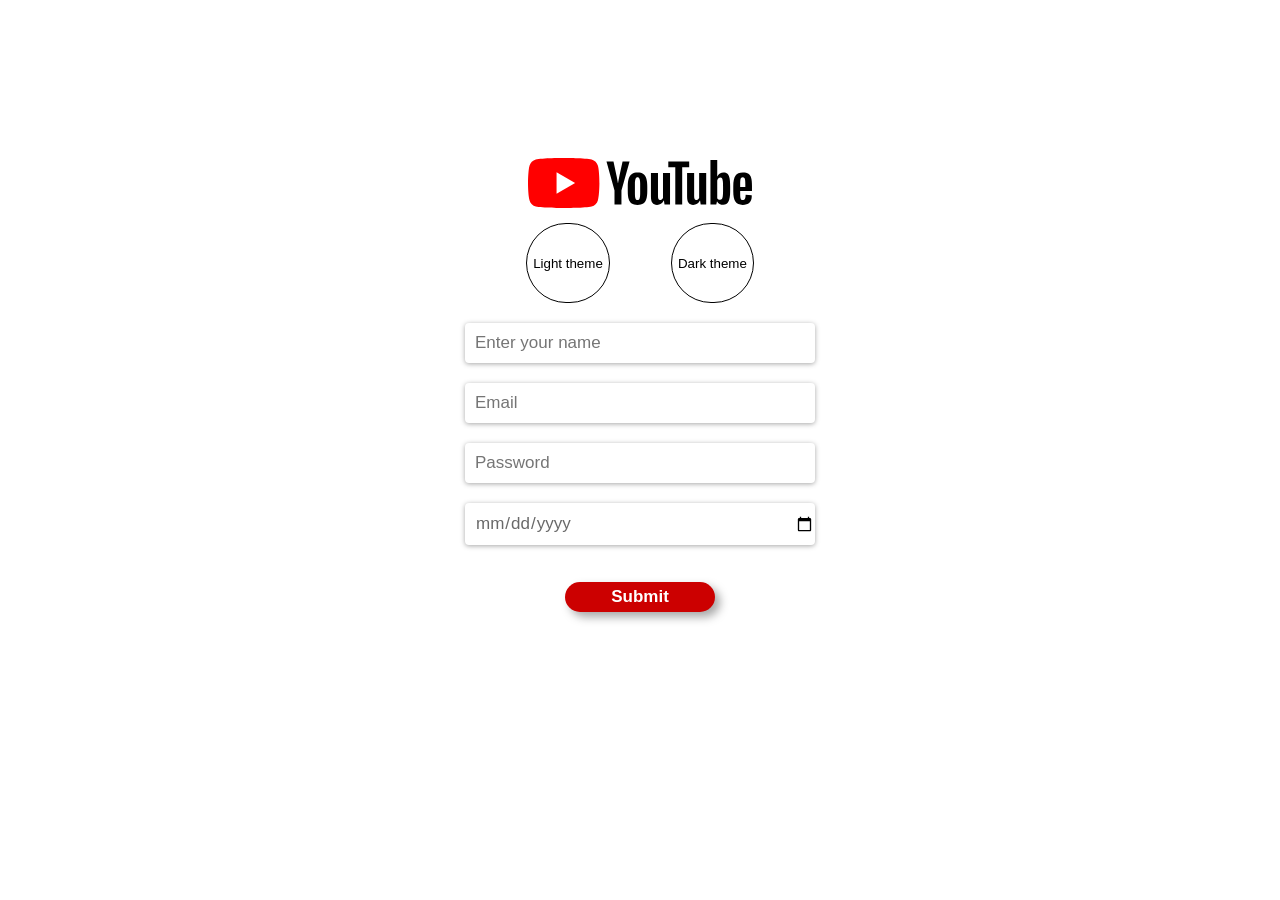
<file: pathway.html>
<!DOCTYPE html>
<html>
  <head>
    <meta charset="UTF-8">
    <meta name="viewport" content="width=device-width, initial-scale=1.0">
    <title>Pathway to YouTube Clone</title>
    <link rel="stylesheet" href="pathway.css">
    <link rel="icon" href="download.png">
  </head>
  <body>
    <div class="container">
      <div class="sub-container">
        <div class="image">
          <div style="width: 100%; height: 100%; display: block; fill: black;">
            <svg xmlns="http://www.w3.org/2000/svg" viewBox="0 0 90 20" preserveAspectRatio="xMidYMid meet" focusable="false" class="style-scope yt-icon" style="pointer-events: none; display: block; width: 100%; height: 100%;"><g viewBox="0 0 90 20" preserveAspectRatio="xMidYMid meet" class="style-scope yt-icon"><g class="style-scope yt-icon">
              <path d="M27.9727 3.12324C27.6435 1.89323 26.6768 0.926623 25.4468 0.597366C23.2197 2.24288e-07 14.285 0 14.285 0C14.285 0 5.35042 2.24288e-07 3.12323 0.597366C1.89323 0.926623 0.926623 1.89323 0.597366 3.12324C2.24288e-07 5.35042 0 10 0 10C0 10 2.24288e-07 14.6496 0.597366 16.8768C0.926623 18.1068 1.89323 19.0734 3.12323 19.4026C5.35042 20 14.285 20 14.285 20C14.285 20 23.2197 20 25.4468 19.4026C26.6768 19.0734 27.6435 18.1068 27.9727 16.8768C28.5701 14.6496 28.5701 10 28.5701 10C28.5701 10 28.5677 5.35042 27.9727 3.12324Z" fill="#FF0000" class="style-scope yt-icon"></path>
              <path d="M11.4253 14.2854L18.8477 10.0004L11.4253 5.71533V14.2854Z" fill="white" class="style-scope yt-icon"></path></g><g class="style-scope yt-icon"><g id="youtube-paths" class="style-scope yt-icon">
              <path d="M34.6024 13.0036L31.3945 1.41846H34.1932L35.3174 6.6701C35.6043 7.96361 35.8136 9.06662 35.95 9.97913H36.0323C36.1264 9.32532 36.3381 8.22937 36.665 6.68892L37.8291 1.41846H40.6278L37.3799 13.0036V18.561H34.6001V13.0036H34.6024Z" class="style-scope yt-icon"></path>
              <path d="M41.4697 18.1937C40.9053 17.8127 40.5031 17.22 40.2632 16.4157C40.0257 15.6114 39.9058 14.5437 39.9058 13.2078V11.3898C39.9058 10.0422 40.0422 8.95805 40.315 8.14196C40.5878 7.32588 41.0135 6.72851 41.592 6.35457C42.1706 5.98063 42.9302 5.79248 43.871 5.79248C44.7976 5.79248 45.5384 5.98298 46.0981 6.36398C46.6555 6.74497 47.0647 7.34234 47.3234 8.15137C47.5821 8.96275 47.7115 10.0422 47.7115 11.3898V13.2078C47.7115 14.5437 47.5845 15.6161 47.3329 16.4251C47.0812 17.2365 46.672 17.8292 46.1075 18.2031C45.5431 18.5771 44.7764 18.7652 43.8098 18.7652C42.8126 18.7675 42.0342 18.5747 41.4697 18.1937ZM44.6353 16.2323C44.7905 15.8231 44.8705 15.1575 44.8705 14.2309V10.3292C44.8705 9.43077 44.7929 8.77225 44.6353 8.35833C44.4777 7.94206 44.2026 7.7351 43.8074 7.7351C43.4265 7.7351 43.156 7.94206 43.0008 8.35833C42.8432 8.77461 42.7656 9.43077 42.7656 10.3292V14.2309C42.7656 15.1575 42.8408 15.8254 42.9914 16.2323C43.1419 16.6415 43.4123 16.8461 43.8074 16.8461C44.2026 16.8461 44.4777 16.6415 44.6353 16.2323Z" class="style-scope yt-icon"></path>
              <path d="M56.8154 18.5634H54.6094L54.3648 17.03H54.3037C53.7039 18.1871 52.8055 18.7656 51.6061 18.7656C50.7759 18.7656 50.1621 18.4928 49.767 17.9496C49.3719 17.4039 49.1743 16.5526 49.1743 15.3955V6.03751H51.9942V15.2308C51.9942 15.7906 52.0553 16.188 52.1776 16.4256C52.2999 16.6631 52.5045 16.783 52.7914 16.783C53.036 16.783 53.2712 16.7078 53.497 16.5573C53.7228 16.4067 53.8874 16.2162 53.9979 15.9858V6.03516H56.8154V18.5634Z" class="style-scope yt-icon"></path>
              <path d="M64.4755 3.68758H61.6768V18.5629H58.9181V3.68758H56.1194V1.42041H64.4755V3.68758Z" class="style-scope yt-icon"></path>
              <path d="M71.2768 18.5634H69.0708L68.8262 17.03H68.7651C68.1654 18.1871 67.267 18.7656 66.0675 18.7656C65.2373 18.7656 64.6235 18.4928 64.2284 17.9496C63.8333 17.4039 63.6357 16.5526 63.6357 15.3955V6.03751H66.4556V15.2308C66.4556 15.7906 66.5167 16.188 66.639 16.4256C66.7613 16.6631 66.9659 16.783 67.2529 16.783C67.4974 16.783 67.7326 16.7078 67.9584 16.5573C68.1842 16.4067 68.3488 16.2162 68.4593 15.9858V6.03516H71.2768V18.5634Z" class="style-scope yt-icon"></path>
              <path d="M80.609 8.0387C80.4373 7.24849 80.1621 6.67699 79.7812 6.32186C79.4002 5.96674 78.8757 5.79035 78.2078 5.79035C77.6904 5.79035 77.2059 5.93616 76.7567 6.23014C76.3075 6.52412 75.9594 6.90747 75.7148 7.38489H75.6937V0.785645H72.9773V18.5608H75.3056L75.5925 17.3755H75.6537C75.8724 17.7988 76.1993 18.1304 76.6344 18.3774C77.0695 18.622 77.554 18.7443 78.0855 18.7443C79.038 18.7443 79.7412 18.3045 80.1904 17.4272C80.6396 16.5476 80.8653 15.1765 80.8653 13.3092V11.3266C80.8653 9.92722 80.7783 8.82892 80.609 8.0387ZM78.0243 13.1492C78.0243 14.0617 77.9867 14.7767 77.9114 15.2941C77.8362 15.8115 77.7115 16.1808 77.5328 16.3971C77.3564 16.6158 77.1165 16.724 76.8178 16.724C76.585 16.724 76.371 16.6699 76.1734 16.5594C75.9759 16.4512 75.816 16.2866 75.6937 16.0702V8.96062C75.7877 8.6196 75.9524 8.34209 76.1852 8.12337C76.4157 7.90465 76.6697 7.79646 76.9401 7.79646C77.2271 7.79646 77.4481 7.90935 77.6034 8.13278C77.7609 8.35855 77.8691 8.73485 77.9303 9.26636C77.9914 9.79787 78.022 10.5528 78.022 11.5335V13.1492H78.0243Z" class="style-scope yt-icon"></path>
              <path d="M84.8657 13.8712C84.8657 14.6755 84.8892 15.2776 84.9363 15.6798C84.9833 16.0819 85.0821 16.3736 85.2326 16.5594C85.3831 16.7428 85.6136 16.8345 85.9264 16.8345C86.3474 16.8345 86.639 16.6699 86.7942 16.343C86.9518 16.0161 87.0365 15.4705 87.0506 14.7085L89.4824 14.8519C89.4965 14.9601 89.5035 15.1106 89.5035 15.3011C89.5035 16.4582 89.186 17.3237 88.5534 17.8952C87.9208 18.4667 87.0247 18.7536 85.8676 18.7536C84.4777 18.7536 83.504 18.3185 82.9466 17.446C82.3869 16.5735 82.1094 15.2259 82.1094 13.4008V11.2136C82.1094 9.33452 82.3987 7.96105 82.9772 7.09558C83.5558 6.2301 84.5459 5.79736 85.9499 5.79736C86.9165 5.79736 87.6597 5.97375 88.1771 6.32888C88.6945 6.684 89.059 7.23433 89.2707 7.98457C89.4824 8.7348 89.5882 9.76961 89.5882 11.0913V13.2362H84.8657V13.8712ZM85.2232 7.96811C85.0797 8.14449 84.9857 8.43377 84.9363 8.83593C84.8892 9.2381 84.8657 9.84722 84.8657 10.6657V11.5641H86.9283V10.6657C86.9283 9.86133 86.9001 9.25221 86.846 8.83593C86.7919 8.41966 86.6931 8.12803 86.5496 7.95635C86.4062 7.78702 86.1851 7.7 85.8864 7.7C85.5854 7.70235 85.3643 7.79172 85.2232 7.96811Z" class="style-scope yt-icon"></path></g></g></g>
            </svg>
          </div>
        </div>
      </div>
      <div class="theme-selection">
        <a style="display: inherit; text-decoration: none;" href="pathway.html">
          <button class="light-theme-button">Light theme</button>
        </a>
        <a style="display: inherit; text-decoration: none;" href="pathway-dark.html">
          <button class="dark-theme-button">Dark theme</button>
        </a>
      </div>
      <div class="input-section">
        <input class="name" type="text" placeholder="Enter your name">
        <input class="email" type="text" placeholder="Email">
        <input class="password" type="text" placeholder="Password">
        <input class="date" type="date">
        <div class="sub-container">
          <div class="submit-container">
            <a href="https://pirates0247.github.io/PiratesTubeLight/">
            <input class="submit" type="submit">
            </a>
          </div>
        </div>
      </div>
    </div>
    <script>
      alert('Welcome');
      alert('This is just a sample no need Email,Password and date.\n Just click submit');
      document.querySelector('.light-theme-button')
       .addEventListener('click',() => {
        turnOffPrevious();
        if(document.querySelector('.light-theme-button')
        .classList.contains('is-clicked')){
          document.querySelector('.light-theme-button')
          .classList.remove('is-clicked');
        }
        else{
          document.querySelector('.light-theme-button')
          .classList.add('is-clicked');
        }
       });
       document.querySelector('.dark-theme-button')
       .addEventListener('click',() => {
        turnOffPrevious();
        if(document.querySelector('.dark-theme-button')
        .classList.contains('is-clicked')){
          document.querySelector('.dark-theme-button')
          .classList.remove('is-clicked');
        }
        else{
          document.querySelector('.dark-theme-button')
          .classList.add('is-clicked');
        }
       });
       function turnOffPrevious (){
        if(document.querySelector('.is-clicked')){
          document.querySelector('.is-clicked').classList.remove('is-clicked');
        }
       }
    </script>
  </body>
</html>
</file>
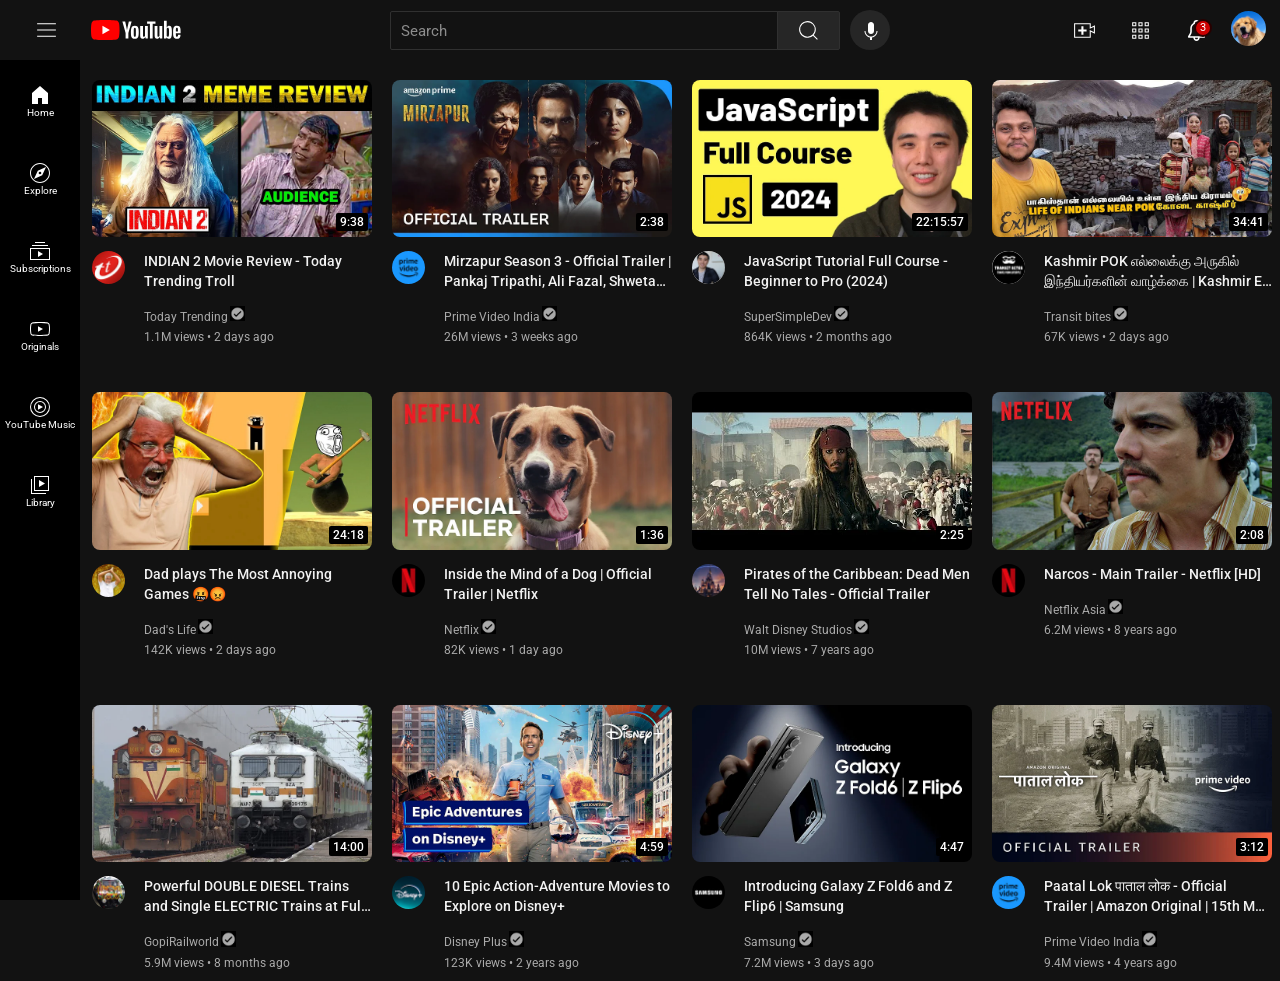
<file: YouTube-dark.html>
<!DOCTYPE html>
<html>
  <head>
    <meta charset="UTF-8">
    <meta name="viewport" content="width=device-width, initial-scale=1.0">
    <title>YouTube Clone</title>
    <link rel="stylesheet" href="general-dark.css">
    <link rel="stylesheet" href="sidebar-dark.css">
    <link rel="stylesheet" href="header-dark.css">
    <link rel="stylesheet" href="pathway.html">
    <link rel="preconnect" href="https://fonts.googleapis.com">
    <link rel="preconnect" href="https://fonts.gstatic.com" crossorigin>
    <link href="https://fonts.googleapis.com/css2?family=Roboto:ital,wght@0,100;0,300;0,400;0,500;0,700;0,900;1,100;1,300;1,400;1,500;1,700;1,900&display=swap" rel="stylesheet">
    <link rel="icon" href="download.png">
  </head>
  <body>
    <div onclick="
      console.log(alert('View it in YouTube'));
      " class="header-dark">
      <div class="left-section-dark">
        <div class="hamburger-menu-container-dark">
          <div class="hamburger-menu-dark">
            <div style="width: 100%; height: 100%; display: block; fill: white;">
              <svg xmlns="http://www.w3.org/2000/svg" viewBox="0 0 24 24" preserveAspectRatio="xMidYMid meet" focusable="false" class="style-scope yt-icon" style="pointer-events: none; display: block; width: 100%; height: 100%;"><g class="style-scope yt-icon">
                <path d="M21,6H3V5h18V6z M21,11H3v1h18V11z M21,17H3v1h18V17z" class="style-scope yt-icon"></path></g>
              </svg>
            </div>
          </div>
        </div>
        <div class="youtube-logo-dark">
          <div style="width: 100%; height: 100%; display: block; fill: white;">
            <svg xmlns="http://www.w3.org/2000/svg" viewBox="0 0 90 20" preserveAspectRatio="xMidYMid meet" focusable="false" class="style-scope yt-icon" style="pointer-events: none; display: block; width: 100%; height: 100%;"><g viewBox="0 0 90 20" preserveAspectRatio="xMidYMid meet" class="style-scope yt-icon"><g class="style-scope yt-icon">
              <path d="M27.9727 3.12324C27.6435 1.89323 26.6768 0.926623 25.4468 0.597366C23.2197 2.24288e-07 14.285 0 14.285 0C14.285 0 5.35042 2.24288e-07 3.12323 0.597366C1.89323 0.926623 0.926623 1.89323 0.597366 3.12324C2.24288e-07 5.35042 0 10 0 10C0 10 2.24288e-07 14.6496 0.597366 16.8768C0.926623 18.1068 1.89323 19.0734 3.12323 19.4026C5.35042 20 14.285 20 14.285 20C14.285 20 23.2197 20 25.4468 19.4026C26.6768 19.0734 27.6435 18.1068 27.9727 16.8768C28.5701 14.6496 28.5701 10 28.5701 10C28.5701 10 28.5677 5.35042 27.9727 3.12324Z" fill="#FF0000" class="style-scope yt-icon"></path>
              <path d="M11.4253 14.2854L18.8477 10.0004L11.4253 5.71533V14.2854Z" fill="white" class="style-scope yt-icon"></path></g><g class="style-scope yt-icon"><g id="youtube-paths" class="style-scope yt-icon"><path d="M34.6024 13.0036L31.3945 1.41846H34.1932L35.3174 6.6701C35.6043 7.96361 35.8136 9.06662 35.95 9.97913H36.0323C36.1264 9.32532 36.3381 8.22937 36.665 6.68892L37.8291 1.41846H40.6278L37.3799 13.0036V18.561H34.6001V13.0036H34.6024Z" class="style-scope yt-icon"></path><path d="M41.4697 18.1937C40.9053 17.8127 40.5031 17.22 40.2632 16.4157C40.0257 15.6114 39.9058 14.5437 39.9058 13.2078V11.3898C39.9058 10.0422 40.0422 8.95805 40.315 8.14196C40.5878 7.32588 41.0135 6.72851 41.592 6.35457C42.1706 5.98063 42.9302 5.79248 43.871 5.79248C44.7976 5.79248 45.5384 5.98298 46.0981 6.36398C46.6555 6.74497 47.0647 7.34234 47.3234 8.15137C47.5821 8.96275 47.7115 10.0422 47.7115 11.3898V13.2078C47.7115 14.5437 47.5845 15.6161 47.3329 16.4251C47.0812 17.2365 46.672 17.8292 46.1075 18.2031C45.5431 18.5771 44.7764 18.7652 43.8098 18.7652C42.8126 18.7675 42.0342 18.5747 41.4697 18.1937ZM44.6353 16.2323C44.7905 15.8231 44.8705 15.1575 44.8705 14.2309V10.3292C44.8705 9.43077 44.7929 8.77225 44.6353 8.35833C44.4777 7.94206 44.2026 7.7351 43.8074 7.7351C43.4265 7.7351 43.156 7.94206 43.0008 8.35833C42.8432 8.77461 42.7656 9.43077 42.7656 10.3292V14.2309C42.7656 15.1575 42.8408 15.8254 42.9914 16.2323C43.1419 16.6415 43.4123 16.8461 43.8074 16.8461C44.2026 16.8461 44.4777 16.6415 44.6353 16.2323Z" class="style-scope yt-icon"></path>
              <path d="M56.8154 18.5634H54.6094L54.3648 17.03H54.3037C53.7039 18.1871 52.8055 18.7656 51.6061 18.7656C50.7759 18.7656 50.1621 18.4928 49.767 17.9496C49.3719 17.4039 49.1743 16.5526 49.1743 15.3955V6.03751H51.9942V15.2308C51.9942 15.7906 52.0553 16.188 52.1776 16.4256C52.2999 16.6631 52.5045 16.783 52.7914 16.783C53.036 16.783 53.2712 16.7078 53.497 16.5573C53.7228 16.4067 53.8874 16.2162 53.9979 15.9858V6.03516H56.8154V18.5634Z" class="style-scope yt-icon"></path><path d="M64.4755 3.68758H61.6768V18.5629H58.9181V3.68758H56.1194V1.42041H64.4755V3.68758Z" class="style-scope yt-icon"></path><path d="M71.2768 18.5634H69.0708L68.8262 17.03H68.7651C68.1654 18.1871 67.267 18.7656 66.0675 18.7656C65.2373 18.7656 64.6235 18.4928 64.2284 17.9496C63.8333 17.4039 63.6357 16.5526 63.6357 15.3955V6.03751H66.4556V15.2308C66.4556 15.7906 66.5167 16.188 66.639 16.4256C66.7613 16.6631 66.9659 16.783 67.2529 16.783C67.4974 16.783 67.7326 16.7078 67.9584 16.5573C68.1842 16.4067 68.3488 16.2162 68.4593 15.9858V6.03516H71.2768V18.5634Z" class="style-scope yt-icon"></path><path d="M80.609 8.0387C80.4373 7.24849 80.1621 6.67699 79.7812 6.32186C79.4002 5.96674 78.8757 5.79035 78.2078 5.79035C77.6904 5.79035 77.2059 5.93616 76.7567 6.23014C76.3075 6.52412 75.9594 6.90747 75.7148 7.38489H75.6937V0.785645H72.9773V18.5608H75.3056L75.5925 17.3755H75.6537C75.8724 17.7988 76.1993 18.1304 76.6344 18.3774C77.0695 18.622 77.554 18.7443 78.0855 18.7443C79.038 18.7443 79.7412 18.3045 80.1904 17.4272C80.6396 16.5476 80.8653 15.1765 80.8653 13.3092V11.3266C80.8653 9.92722 80.7783 8.82892 80.609 8.0387ZM78.0243 13.1492C78.0243 14.0617 77.9867 14.7767 77.9114 15.2941C77.8362 15.8115 77.7115 16.1808 77.5328 16.3971C77.3564 16.6158 77.1165 16.724 76.8178 16.724C76.585 16.724 76.371 16.6699 76.1734 16.5594C75.9759 16.4512 75.816 16.2866 75.6937 16.0702V8.96062C75.7877 8.6196 75.9524 8.34209 76.1852 8.12337C76.4157 7.90465 76.6697 7.79646 76.9401 7.79646C77.2271 7.79646 77.4481 7.90935 77.6034 8.13278C77.7609 8.35855 77.8691 8.73485 77.9303 9.26636C77.9914 9.79787 78.022 10.5528 78.022 11.5335V13.1492H78.0243Z" class="style-scope yt-icon"></path>
              <path d="M84.8657 13.8712C84.8657 14.6755 84.8892 15.2776 84.9363 15.6798C84.9833 16.0819 85.0821 16.3736 85.2326 16.5594C85.3831 16.7428 85.6136 16.8345 85.9264 16.8345C86.3474 16.8345 86.639 16.6699 86.7942 16.343C86.9518 16.0161 87.0365 15.4705 87.0506 14.7085L89.4824 14.8519C89.4965 14.9601 89.5035 15.1106 89.5035 15.3011C89.5035 16.4582 89.186 17.3237 88.5534 17.8952C87.9208 18.4667 87.0247 18.7536 85.8676 18.7536C84.4777 18.7536 83.504 18.3185 82.9466 17.446C82.3869 16.5735 82.1094 15.2259 82.1094 13.4008V11.2136C82.1094 9.33452 82.3987 7.96105 82.9772 7.09558C83.5558 6.2301 84.5459 5.79736 85.9499 5.79736C86.9165 5.79736 87.6597 5.97375 88.1771 6.32888C88.6945 6.684 89.059 7.23433 89.2707 7.98457C89.4824 8.7348 89.5882 9.76961 89.5882 11.0913V13.2362H84.8657V13.8712ZM85.2232 7.96811C85.0797 8.14449 84.9857 8.43377 84.9363 8.83593C84.8892 9.2381 84.8657 9.84722 84.8657 10.6657V11.5641H86.9283V10.6657C86.9283 9.86133 86.9001 9.25221 86.846 8.83593C86.7919 8.41966 86.6931 8.12803 86.5496 7.95635C86.4062 7.78702 86.1851 7.7 85.8864 7.7C85.5854 7.70235 85.3643 7.79172 85.2232 7.96811Z" class="style-scope yt-icon"></path></g></g></g>
            </svg>
          </div>
        </div>
        <img class="youtube-logo-2-dark" src="youtube-logo-png-photo-0.png">
      </div>
      <div class="middle-section-dark">
        <input id="box" class="search-box-dark js-search-box-dark" type="text" placeholder="Search">
        <button class="search-icon-button-dark">
          <div class="search-icon-dark">
            <div style="width: 100%; height: 100%; display: block; fill: white;">
              <svg xmlns="http://www.w3.org/2000/svg" fill="white" viewBox="0 0 24 24" focusable="false" aria-hidden="true" style="pointer-events: none; display: inherit; width: 100%; height: 100%;">
                <path clip-rule="evenodd" d="M16.296 16.996a8 8 0 11.707-.708l3.909 3.91-.707.707-3.909-3.909zM18 11a7 7 0 00-14 0 7 7 0 1014 0z" fill-rule="evenodd"></path>
              </svg>
            </div>
          </div>
          <div class="tooltip-dark">Search</div>
        </button>
        <button class="voice-search-icon-button-dark">
          <div class="voice-search-icon-dark">
            <div style="width: 100%; height: 100%; display: block; fill: currentColor;">
              <svg xmlns="http://www.w3.org/2000/svg" viewBox="0 0 23 23" focusable="false" aria-hidden="true" style="pointer-events: none; display: inherit; width: 100%; height: 100%;">
                <path d="M12 3c-1.66 0-3 1.37-3 3.07v5.86c0 1.7 1.34 3.07 3 3.07s3-1.37 3-3.07V6.07C15 4.37 13.66 3 12 3zm6.5 9h-1c0 3.03-2.47 5.5-5.5 5.5S6.5 15.03 6.5 12h-1c0 3.24 2.39 5.93 5.5 6.41V21h2v-2.59c3.11-.48 5.5-3.17 5.5-6.41z"></path>
              </svg>
            </div>
          </div>
          <div class="tooltip-voice-search-dark">Search with your voice</div>
        </button>
      </div>
      
      <div onclick="
      console.log(alert('View it in YouTube'));
      "  class="right-section-dark">
        <div class="upload-icon-container-dark">
          <div class="upload-icon-dark">
            <div style="width: 100%; height: 100%; display: block; fill: white;">
              <svg xmlns="http://www.w3.org/2000/svg" style="pointer-events: none; display: inherit; width: 100%; height: 100%;" viewBox="0 0 24 24" focusable="false" aria-hidden="true">
                <path d="M14 13h-3v3H9v-3H6v-2h3V8h2v3h3v2zm3-7H3v12h14v-6.39l4 1.83V8.56l-4 1.83V6m1-1v3.83L22 7v8l-4-1.83V19H2V5h16z"></path>
              </svg>
            </div>
          </div>
          <div class="tooltip-voice-search-dark">Create</div>
        </div>
        <div class="upload-icon-container-dark">
          <div class="youtube-apps-dark">
            <div style="width: 100%; height: 100%; display: block; fill: white;">
              <svg xmlns="http://www.w3.org/2000/svg" viewBox="0 0 24 24" preserveAspectRatio="xMidYMid meet" focusable="false" class="style-scope yt-icon" style="pointer-events: none; display: block; width: 100%; height: 100%;"><g class="style-scope yt-icon">
                <path d="M16,4v4h4V4H16z M19,7h-2V5h2V7z M16,10v4h4v-4H16z M19,13h-2v-2h2V13z M10,4v4h4V4H10z M13,7h-2V5h2V7z M10,10v4h4v-4H10z M13,13h-2v-2h2V13z M16,16v4h4v-4H16z M19,19h-2v-2h2V19z M10,16v4h4v-4H10z M13,19h-2v-2h2V19z M4,4v4h4V4H4z M7,7H5V5h2V7z M4,10 v4h4v-4H4z M7,13H5v-2h2V13z M4,16v4h4v-4H4z M7,19H5v-2h2V19z" class="style-scope yt-icon"></path></g>
              </svg>
            </div>
          </div>
          <div class="tooltip-voice-search-dark">YouTube Apps</div>
        </div>
        <div class="notifications-container-dark">
          <div class="notifications-container-2-dark">
            <div class="notifications-dark">
              <div style="width: 100%; height: 100%; display: block; fill: white;">
                <svg xmlns="http://www.w3.org/2000/svg" fill="white" viewBox="0 0 24 24" focusable="false" aria-hidden="true" style="pointer-events: none; display: inherit; width: 100%; height: 100%;">
                  <path clip-rule="evenodd" d="m13.497 4.898.053.8.694.4C15.596 6.878 16.5 8.334 16.5 10v2.892c0 .997.27 1.975.784 2.83L18.35 17.5H5.649l1.067-1.778c.513-.855.784-1.833.784-2.83V10c0-1.666.904-3.122 2.256-3.902l.694-.4.053-.8c.052-.78.703-1.398 1.497-1.398.794 0 1.445.618 1.497 1.398ZM6 10c0-2.224 1.21-4.165 3.007-5.201C9.11 3.236 10.41 2 12 2c1.59 0 2.89 1.236 2.993 2.799C16.79 5.835 18 7.776 18 10v2.892c0 .725.197 1.436.57 2.058l1.521 2.535c.4.667-.08 1.515-.857 1.515H15c0 .796-.316 1.559-.879 2.121-.562.563-1.325.879-2.121.879s-1.559-.316-2.121-.879C9.316 20.56 9 19.796 9 19H4.766c-.777 0-1.257-.848-.857-1.515L5.43 14.95c.373-.622.57-1.333.57-2.058V10Zm4.5 9c0 .398.158.78.44 1.06.28.282.662.44 1.06.44s.78-.158 1.06-.44c.282-.28.44-.662.44-1.06h-3Z" fill-rule="evenodd"></path>
                </svg>
              </div>
            </div>
            <div class="notifications-count-dark">3</div>
            <div class="tooltip-voice-search-dark">Notifications</div>
          </div>
        </div>
        <div class="header-profile-dark">
          <img class="header-profile-pic-dark" src="free-dog-wallpaper-9.jpg">
          <div class="tooltip-header-profile-dark">My Profile</div>
        </div>
      </div>
    </div>
    <div onclick="
    console.log(alert('View it in YouTube'));
    "  class="sidebar-dark">
      <div class="sidebar-container-dark">
        <div class="home-dark">
          <div style="width: 100%; height: 100%; display: block; fill: white;">
            <svg xmlns="http://www.w3.org/2000/svg" viewBox="0 0 24 24" preserveAspectRatio="xMidYMid meet" focusable="false" class="style-scope yt-icon" style="pointer-events: none; display: block; width: 100%; height: 100%;"><g class="style-scope yt-icon">
              <path d="M4,10V21h6V15h4v6h6V10L12,3Z" class="style-scope yt-icon"></path></g>
            </svg>
          </div>
        </div>
        <div class="text-dark">Home</div>
      </div>
      <div class="sidebar-container-dark">
        <div class="explore-dark">
          <div style="width: 100%; height: 100%; display: block; fill: white;">
            <svg xmlns="http://www.w3.org/2000/svg" viewBox="0 0 24 24" preserveAspectRatio="xMidYMid meet" focusable="false" class="style-scope yt-icon" style="pointer-events: none; display: block; width: 100%; height: 100%;"><g class="style-scope yt-icon">
              <path d="M9.8,9.8l-3.83,8.23l8.23-3.83l3.83-8.23L9.8,9.8z M13.08,12.77c-0.21,0.29-0.51,0.48-0.86,0.54 c-0.07,0.01-0.15,0.02-0.22,0.02c-0.28,0-0.54-0.08-0.77-0.25c-0.29-0.21-0.48-0.51-0.54-0.86c-0.06-0.35,0.02-0.71,0.23-0.99 c0.21-0.29,0.51-0.48,0.86-0.54c0.35-0.06,0.7,0.02,0.99,0.23c0.29,0.21,0.48,0.51,0.54,0.86C13.37,12.13,13.29,12.48,13.08,12.77z M12,3c4.96,0,9,4.04,9,9s-4.04,9-9,9s-9-4.04-9-9S7.04,3,12,3 M12,2C6.48,2,2,6.48,2,12s4.48,10,10,10s10-4.48,10-10S17.52,2,12,2 L12,2z" class="style-scope yt-icon"></path></g>
            </svg>
          </div>
        </div>
        <div class="text-dark">Explore</div>
      </div>
      <div class="sidebar-container-dark">
        <div class="subscriptions-dark">
          <div style="width: 100%; height: 100%; display: block; fill: white;">
            <svg xmlns="http://www.w3.org/2000/svg" viewBox="0 0 24 24" preserveAspectRatio="xMidYMid meet" focusable="false" class="style-scope yt-icon" style="pointer-events: none; display: block; width: 100%; height: 100%;"><g class="style-scope yt-icon">
              <path d="M10,18v-6l5,3L10,18z M17,3H7v1h10V3z M20,6H4v1h16V6z M22,9H2v12h20V9z M3,10h18v10H3V10z" class="style-scope yt-icon"></path></g>
            </svg>
          </div>
        </div>
        <div class="text-dark">Subscriptions</div>
      </div>
      <div class="sidebar-container-dark">
        <div class="originals-dark">
          <div style="width: 100%; height: 100%; display: block; fill: white;">
            <svg xmlns="http://www.w3.org/2000/svg" viewBox="0 0 24 24" preserveAspectRatio="xMidYMid meet" focusable="false" class="style-scope yt-icon" style="pointer-events: none; display: block; width: 100%; height: 100%;"><g class="style-scope yt-icon">
              <path d="M10,9.35,15,12l-5,2.65ZM12,6a54.36,54.36,0,0,0-7.56.38A1.53,1.53,0,0,0,3.38,7.44,24.63,24.63,0,0,0,3,12a24.63,24.63,0,0,0,.38,4.56,1.53,1.53,0,0,0,1.06,1.06A54.36,54.36,0,0,0,12,18a54.36,54.36,0,0,0,7.56-.38,1.53,1.53,0,0,0,1.06-1.06A24.63,24.63,0,0,0,21,12a24.63,24.63,0,0,0-.38-4.56,1.53,1.53,0,0,0-1.06-1.06A54.36,54.36,0,0,0,12,6h0m0-1s6.25,0,7.81.42a2.51,2.51,0,0,1,1.77,1.77A25.87,25.87,0,0,1,22,12a25.87,25.87,0,0,1-.42,4.81,2.51,2.51,0,0,1-1.77,1.77C18.25,19,12,19,12,19s-6.25,0-7.81-.42a2.51,2.51,0,0,1-1.77-1.77A25.87,25.87,0,0,1,2,12a25.87,25.87,0,0,1,.42-4.81A2.51,2.51,0,0,1,4.19,5.42C5.75,5,12,5,12,5Z" class="style-scope yt-icon"></path></g>
            </svg>
          </div>
        </div>
        <div class="text-dark">Originals</div>
      </div>
      <div class="sidebar-container-dark">
        <div class="youtube-music-dark">
          <div style="width: 100%; height: 100%; display: block; fill: white">
            <svg xmlns="http://www.w3.org/2000/svg"  viewBox="0 0 24 24" preserveAspectRatio="xMidYMid meet" focusable="false" class="style-scope yt-icon" style="pointer-events: none; display: block; width: 100%; height: 100%;"><g class="style-scope yt-icon">
              <path d="M10 9.35L15 12l-5 2.65zM12 7a5 5 0 105 5 5 5 0 00-5-5m0-1a6 6 0 11-6 6 6 6 0 016-6zm0-3a9 9 0 109 9 9 9 0 00-9-9m0-1A10 10 0 112 12 10 10 0 0112 2z" class="style-scope yt-icon"></path></g>
            </svg>
          </div>
        </div>
        <div class="text-dark">YouTube Music</div>
      </div>
      <div class="sidebar-container-dark">
        <div class="library-dark">
          <div style="width: 100%; height: 100%; display: block; fill: white;">
            <svg xmlns="http://www.w3.org/2000/svg"  viewBox="0 0 24 24" preserveAspectRatio="xMidYMid meet" focusable="false" class="style-scope yt-icon" style="pointer-events: none; display: block; width: 100%; height: 100%;"><g class="style-scope yt-icon">
              <path d="M11,7l6,3.5L11,14V7L11,7z M18,20H4V6H3v15h15V20z M21,18H6V3h15V18z M7,17h13V4H7V17z" class="style-scope yt-icon"></path></g>
            </svg>
          </div>
        </div>
        <div class="text-dark">Library</div>
      </div>
    </div>
    <div class="grid-dark">
     
      <div class="video-preview-dark">
        <a href="https://youtu.be/OB8gWb-Wn2I?si=HhiEzJsazS3r9WWh">
          <div class="thumbnail-container-dark">
            <img class="thumbnail-image-dark" src="hq720 (10).webp">
            <div class="time-dark">9:38</div>
          </div>
         
          <div class="information-dark">
            <div class="profile-picture-container-dark">
              <a class="profile-link-dark" href="https://www.youtube.com/@TodayTrending">
              <img class="profile-picture-dark" src="channels4_profile (5).jpg">
              </a>
            </div>
          <div class="stats-dark">
            <p class="about-dark">
              <a class="video-link-dark" href="https://youtu.be/OB8gWb-Wn2I?si=HhiEzJsazS3r9WWh">
              INDIAN 2 Movie Review - Today Trending Troll
              </a>
            </p>
          </a>
            <p title="Today Trending" class="author-name-dark">
              Today Trending<img title="Verified" class="verify-logo-dark" src="verified-logo-dark-og.png">
            </p>
            <p class="views-dark">
              1.1M views &#x2022; 2 days ago
            </p>
          </div>
        </div>
      </div>

      <div class="video-preview-dark">
        <a class="video-link-dark" href="https://youtu.be/33o3s4Vs4Sw?si=at_wzbJjKQDIs305">
          <div class="thumbnail-container-dark">
            <img class="thumbnail-image-dark" src="hq720 (1).webp">
            <div class="time-dark">2:38</div>
          </div>
        
          <div class="information-dark">
            <div class="profile-picture-container-dark">
              <a class="profile-link-dark" href="https://www.youtube.com/@PrimeVideoIN">
                <img class="profile-picture-dark" src="channels4_profile (2).jpg">
              </a>
            </div>
            
        
          <div class="stats-dark">
            <p class="about-dark">
              <a class="video-link-dark" href="https://youtu.be/33o3s4Vs4Sw?si=at_wzbJjKQDIs305">
              Mirzapur Season 3 - Official Trailer | Pankaj Tripathi, Ali Fazal, Shweta Tripathi, Rasika Dugal
              </a>
            </p>
        </a>
            <p title="Prime Video India" class="author-name-dark">
              Prime Video India<img title="Verified" class="verify-logo-dark" src="verified-logo-dark-og.png">
            </p>
            <p class="views-dark">
              26M views &#x2022; 3 weeks ago
            </p>
          </div>
        </div>
      </div>

      <div class="video-preview-dark">
        <a href="https://youtu.be/EerdGm-ehJQ?si=yIu4nCKIRQBYW-CI">
          <div class="thumbnail-container-dark">
            <img class="thumbnail-image-dark" src="hq720 (2).webp">
            <div class="time-dark">22:15:57</div>
          </div>
         
          <div class="information-dark">
            <div class="profile-picture-container-dark">
              <a class="profile-link-dark" href="https://www.youtube.com/@SuperSimpleDev">
              <img class="profile-picture-dark" src="unnamed (2).jpg">
              </a>
            </div>
          <div class="stats-dark">
            <p class="about-dark">
              <a class="video-link-dark" href="https://youtu.be/EerdGm-ehJQ?si=yIu4nCKIRQBYW-CI">
              JavaScript Tutorial Full Course - Beginner to Pro (2024)
              </a>
            </p>
          </a>
            <p title="SuperSimpleDev" class="author-name-dark">
              SuperSimpleDev<img title="Verified" class="verify-logo-dark" src="verified-logo-dark-og.png">
            </p>
            <p class="views-dark">
              864K views &#x2022; 2 months ago
            </p>
          </div>
        </div>
      </div>

      <div class="video-preview-dark">
        <a class="video-link-dark" href="https://youtu.be/3hDcrJwO8sQ?si=akpPao98ok9cf5mD">
          <div class="thumbnail-container-dark">
            <img class="thumbnail-image-dark" src="hq720 (3).webp">
            <div class="time-dark">34:41</div>
          </div>
         
          <div class="information-dark">
            <div class="profile-picture-container-dark">
              <a class="profile-link-dark" href="https://www.youtube.com/@Transitbites">
              <img class="profile-picture-dark" src="unnamed (1).jpg">
              </a>
            </div>
          <div class="stats-dark">
            <p class="about-dark">
              <a class="video-link-dark" href="https://youtu.be/3hDcrJwO8sQ?si=akpPao98ok9cf5mD">
              Kashmir POK எல்லைக்கு அருகில் இந்தியர்களின் வாழ்க்கை |  Kashmir EP 5
              </a>
            </p>
          </a>
            <p title="Transit bites" class="author-name-dark">
              Transit bites<img title="Verified" class="verify-logo-dark" src="verified-logo-dark-og.png">
            </p>
            <p class="views-dark">
              67K views &#x2022; 2 days ago
            </p>
          </div>
        </div>
      </div>

      <div class="video-preview-dark">
        <a class="video-link-dark" href="https://youtu.be/bHI2PRB3WeI?si=AsV_71E-XIZsWwOV">
          <div class="thumbnail-container-dark">
            <img class="thumbnail-image-dark" src="hq720 (4).webp">
            <div class="time-dark">24:18</div>
          </div>
         
          <div class="information-dark">
            <div class="profile-picture-container-dark">
              <a class="profile-link-dark" href="https://www.youtube.com/@DadsLife">
              <img class="profile-picture-dark" src="unnamed.jpg">
              </a>
            </div>
          <div class="stats-dark">
            <p class="about-dark">
              <a class="video-link-dark" href="https://youtu.be/bHI2PRB3WeI?si=AsV_71E-XIZsWwOV">
              Dad plays The Most Annoying Games 🤬😡
              </a>
            </p>
          </a>
            <p title="Dad's Life" class="author-name-dark">
              Dad's Life<img title="Verified" class="verify-logo-dark" src="verified-logo-dark-og.png">
            </p>
            <p class="views-dark">
              142K views &#x2022; 2 days ago
            </p>
          </div>
        </div>
      </div>

      <div class="video-preview-dark">
        <a class="video-link-dark" href="https://youtu.be/62ZAsnbSuyY?si=1wLF10BDWO-viDJ-">
          <div class="thumbnail-container-dark">
            <img class="thumbnail-image-dark" src="hq720.webp">
            <div class="time-dark">1:36</div>
          </div>
         
          <div class="information-dark">
            <div class="profile-picture-container-dark">
              <a class="profile-link-dark" href="https://www.youtube.com/@Netflix">
              <img class="profile-picture-dark" src="channels4_profile (1).jpg">
              </a>
            </div>
          <div class="stats-dark">
            <p class="about-dark">
              <a class="video-link-dark" href="https://youtu.be/62ZAsnbSuyY?si=1wLF10BDWO-viDJ-">
              Inside the Mind of a Dog | Official Trailer | Netflix
              </a>
            </p>
          </a>
            <p title="Netflix" class="author-name-dark">
              Netflix<img title="Verified" class="verify-logo-dark" src="verified-logo-dark-og.png">
            </p>
            <p class="views-dark">
              82K views &#x2022; 1 day ago
            </p>
          </div>
        </div>
      </div>

      <div class="video-preview-dark">
        <a class="video-link-dark" href="https://youtu.be/Hgeu5rhoxxY?si=HG4PzR_7nDt4mobq">
          <div class="thumbnail-container-dark">
            <img class="thumbnail-image-dark" src="hqdefault.webp">
            <div class="time-dark">2:25</div>
          </div>
         
          <div class="information-dark">
            <div class="profile-picture-container-dark">
              <a class="profile-link-dark" href="https://www.youtube.com/@DisneyMovieTrailers">
              <img class="profile-picture-dark" src="channels4_profile.jpg">
              </a>
            </div>
          <div class="stats-dark">
            <p class="about-dark">
              <a class="video-link-dark" href="https://youtu.be/Hgeu5rhoxxY?si=HG4PzR_7nDt4mobq">
              Pirates of the Caribbean: Dead Men Tell No Tales - Official Trailer
              </a>
            </p>
          </a>
            <p title="Walt Disney Studios" class="author-name-dark">
              Walt Disney Studios<img title="Verified" class="verify-logo-dark" src="verified-logo-dark-og.png">
            </p>
            <p class="views-dark">
              10M views &#x2022; 7 years ago
            </p>
          </div>
        </div>
      </div>

      <div class="video-preview-dark">
        <a class="video-link-dark" href="https://youtu.be/xl8zdCY-abw?si=CkL89VI4hTe5_ydR">
          <div class="thumbnail-container-dark">
            <img class="thumbnail-image-dark" src="hq720 (5).webp">
            <div class="time-dark">2:08</div>
          </div>
         
          <div class="information-dark">
            <div class="profile-picture-container-dark">
              <a class="profile-link-dark" href="https://www.youtube.com/@NetflixAsia">
              <img class="profile-picture-dark" src="channels4_profile (1).jpg">
              </a>
            </div>
          <div class="stats-dark">
            <p class="about-dark">
              <a class="video-link-dark" href="https://youtu.be/xl8zdCY-abw?si=CkL89VI4hTe5_ydR">
              Narcos - Main Trailer - Netflix [HD] 
              </a>
            </p>
          </a>
            <p title="Netflix Asia" class="author-name-dark">
              Netflix Asia<img title="Verified" class="verify-logo-dark" src="verified-logo-dark-og.png">
            </p>
            <p class="views-dark">
              6.2M views &#x2022; 8 years ago
            </p>
          </div>
        </div>
      </div>

      <div class="video-preview-dark">
        <a class="video-link-dark" href="https://youtu.be/2HJfVEq5bug?si=NsjLwlh6JEvRxDST">
          <div class="thumbnail-container-dark">
            <img class="thumbnail-image-dark" src="hq720 (6).webp">
            <div class="time-dark">14:00</div>
          </div>
         
          <div class="information-dark">
            <div class="profile-picture-container-dark">
              <a class="profile-link-dark" href="https://www.youtube.com/@GopiRailworld">
              <img class="profile-picture-dark" src="unnamed (3).jpg">
              </a>
            </div>
          <div class="stats-dark">
            <p class="about-dark">
              <a class="video-link-dark" href="https://youtu.be/2HJfVEq5bug?si=NsjLwlh6JEvRxDST">
              Powerful DOUBLE DIESEL Trains and Single ELECTRIC Trains at Full SPEED | Musical Track SOUNDs | I R 
              </a>
            </p>
          </a>
            <p title="GopiRailworld" class="author-name-dark">
              GopiRailworld<img title="Verified" class="verify-logo-dark" src="verified-logo-dark-og.png">
            </p>
            <p class="views-dark">
              5.9M views &#x2022; 8 months ago
            </p>
          </div>
        </div>
      </div>

      <div class="video-preview-dark">
        <a class="video-link-dark" href="https://youtu.be/5b1ha5we6zg?si=eCbTpgOPI7oCkYBC">
          <div class="thumbnail-container-dark">
            <img class="thumbnail-image-dark" src="hq720 (7).webp">
            <div class="time-dark">4:59</div>
          </div>
         
          <div class="information-dark">
            <div class="profile-picture-container-dark">
              <a class="profile-link-dark" href="https://www.youtube.com/@disneyplus">
              <img class="profile-picture-dark" src="channels4_profile (3).jpg">
              </a>
            </div>
          <div class="stats-dark">
            <p class="about-dark">
              <a class="video-link-dark" href="https://youtu.be/5b1ha5we6zg?si=eCbTpgOPI7oCkYBC">
              10 Epic Action-Adventure Movies to Explore on Disney+ 
              </a>
            </p>
          </a>
            <p title="Disney Plus" class="author-name-dark">
              Disney Plus<img title="Verified" class="verify-logo-dark" src="verified-logo-dark-og.png">
            </p>
            <p class="views-dark">
              123K views &#x2022; 2 years ago
            </p>
          </div>
        </div>
      </div>

      <div class="video-preview-dark">
        <a class="video-link-dark" href="https://youtu.be/_Cf_Thff044?si=CFKOhygAdwaKiiQz">
          <div class="thumbnail-container-dark">
            <img class="thumbnail-image-dark" src="hq720 (8).webp">
            <div class="time-dark">4:47</div>
          </div>
         
          <div class="information-dark">
            <div class="profile-picture-container-dark">
              <a class="profile-link-dark" href="https://www.youtube.com/@Samsung">
              <img class="profile-picture-dark" src="channels4_profile (4).jpg">
              </a>
            </div>
          <div class="stats-dark">
            <p class="about-dark">
              <a class="video-link-dark" href="https://youtu.be/_Cf_Thff044?si=CFKOhygAdwaKiiQz">
              Introducing Galaxy Z Fold6 and Z Flip6 | Samsung 
              </a>
            </p>
          </a>
            <p title="Samsung" class="author-name-dark">
              Samsung<img title="Verified" class="verify-logo-dark" src="verified-logo-dark-og.png">
            </p>
            <p class="views-dark">
              7.2M views &#x2022; 3 days ago
            </p>
          </div>
        </div>
      </div>

      <div class="video-preview-dark">
        <a class="video-link-dark" href="https://youtu.be/cNwWMW4mxO8?si=BIr_CIMQdE0rkAcC">
          <div class="thumbnail-container-dark">
            <img class="thumbnail-image-dark" src="hq720 (9).webp">
            <div class="time-dark">3:12</div>
          </div>
         
          <div class="information-dark">
            <div class="profile-picture-container-dark">
              <a class="profile-link-dark" href="https://www.youtube.com/@PrimeVideoIN">
              <img class="profile-picture-dark" src="channels4_profile (2).jpg">
              </a>
            </div>
          <div class="stats-dark">
            <p class="about-dark">
              <a class="video-link-dark" href="https://youtu.be/cNwWMW4mxO8?si=BIr_CIMQdE0rkAcC">
              Paatal Lok पाताल लोक  - Official Trailer | Amazon Original | 15th May 2020 
              </a>
            </p>
          </a>
            <p title="Prime Video India" class="author-name-dark">
              Prime Video India<img title="Verified" class="verify-logo-dark" src="verified-logo-dark-og.png">
            </p>
            <p class="views-dark">
              9.4M views &#x2022; 4 years ago
            </p>
          </div>
        </div>
      </div>
    </div>
  </body>
</html>
</file>
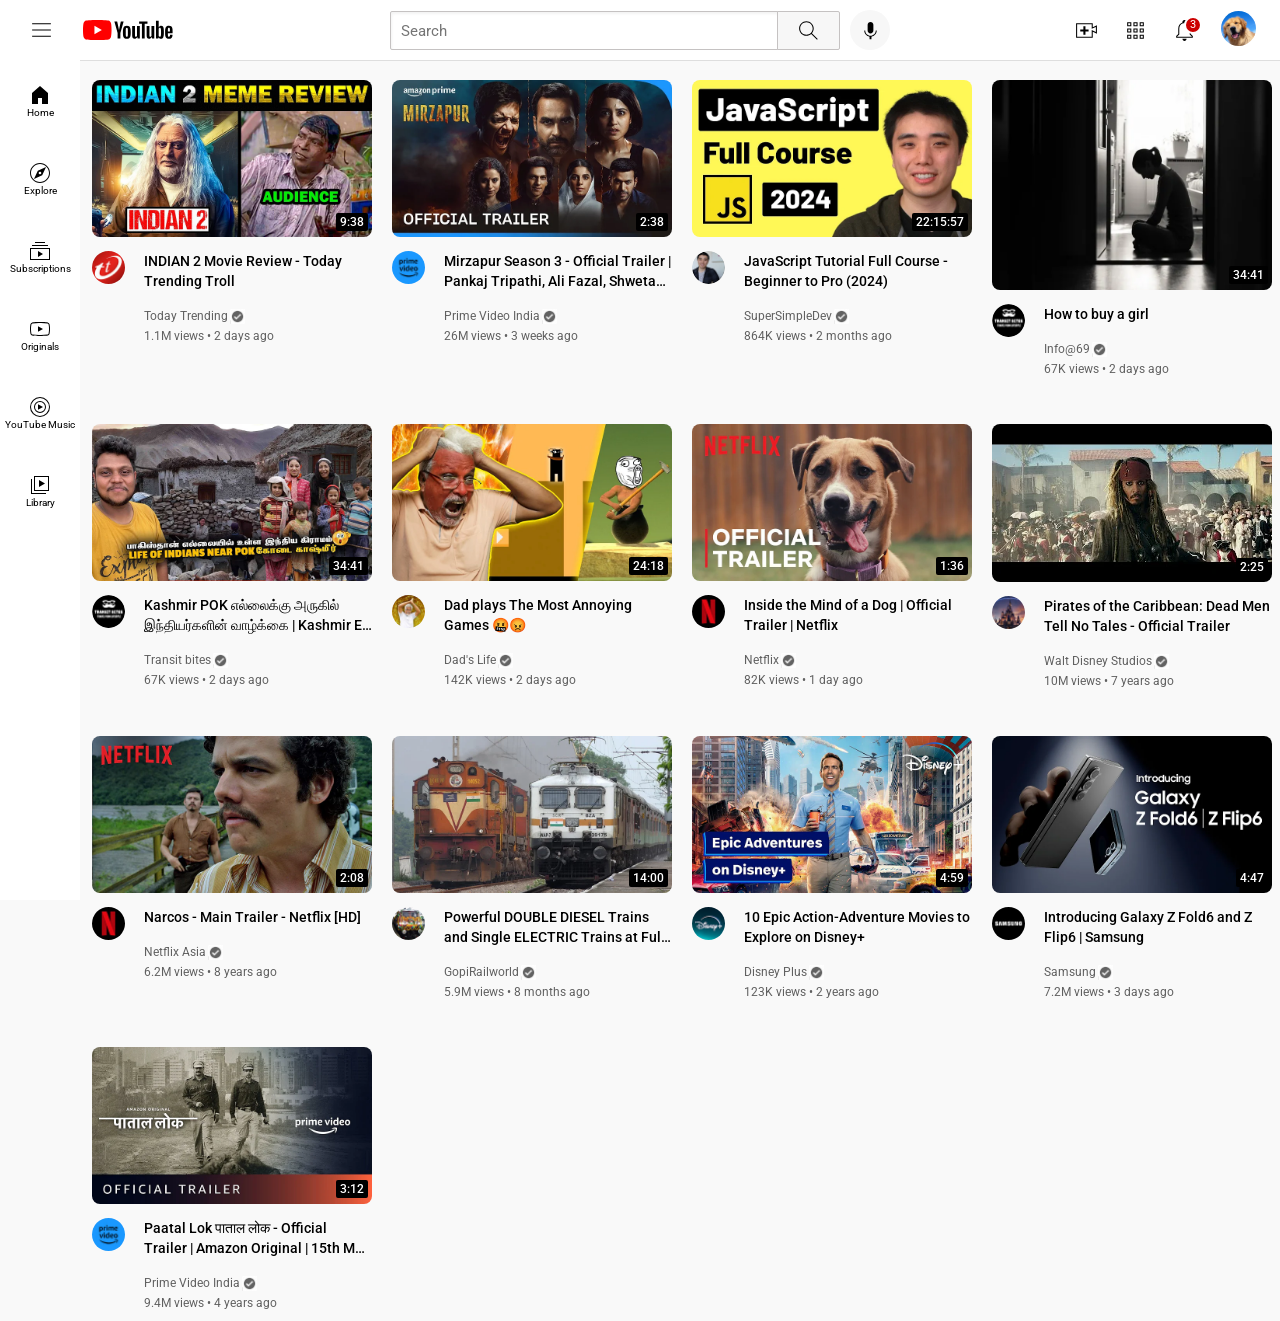
<file: YouTube.html>
<!DOCTYPE html>
<html>
  <head>
    <meta charset="UTF-8">
    <meta name="viewport" content="width=device-width, initial-scale=1.0">
    <title>YouTube Clone</title>
    <link rel="stylesheet" href="general.css">
    <link rel="stylesheet" href="sidebar.css">
    <link rel="stylesheet" href="header.css">
    <link rel="stylesheet" href="pathway.html">
    <link rel="preconnect" href="https://fonts.googleapis.com">
    <link rel="preconnect" href="https://fonts.gstatic.com" crossorigin>
    <link href="https://fonts.googleapis.com/css2?family=Roboto:ital,wght@0,100;0,300;0,400;0,500;0,700;0,900;1,100;1,300;1,400;1,500;1,700;1,900&display=swap" rel="stylesheet">
    <link rel="icon" href="download.png">
  </head>
  <body>
    <div onclick="
      console.log(alert('View it in YouTube'));
      " class="header">
      <div class="left-section">
        <img class="hamburger-menu" src="hamburger-menu.svg">
        <img class="youtube-logo" src="youtube-logo.svg">
        <img class="youtube-logo-2" src="youtube-logo-png-photo-0.png">
      </div>
      <div class="middle-section">
        <input class="search-box" type="text" placeholder="Search">
        <button class="search-icon-button">
          <img class="search-icon" src="search.svg">
          <div class="tooltip">Search</div>
        </button>
        <button class="voice-search-icon-button">
          <img class="voice-search-icon" src="voice-search-icon.svg">
          <div class="tooltip-voice-search">Search with your voice</div>
        </button>
      </div>
      
      <div onclick="
      console.log(alert('View it in YouTube'));
      "  class="right-section">
        <div class="upload-icon-container">
          <img class="upload-icon" src="upload.svg">
          <div class="tooltip-voice-search">Create</div>
        </div>
        <div class="upload-icon-container">
          <img class="youtube-apps" src="youtube-apps.svg">
          <div class="tooltip-voice-search">YouTube Apps</div>
        </div>
        <div class="notifications-container">
          <img class="notifications" src="notifications.svg">
          <div class="notifications-count">3</div>
          <div class="tooltip-voice-search">Notifications</div>
        </div>
        <div class="header-profile">
          <img class="header-profile-pic" src="free-dog-wallpaper-9.jpg">
          <div class="tooltip-header-profile">My Profile</div>
        </div>
      </div>
    </div>
    <div onclick="
    console.log(alert('View it in YouTube'));
    "  class="sidebar">
      <div class="sidebar-container">
        <img src="home.svg">
        <div class="text">Home</div>
      </div>
      <div class="sidebar-container">
        <img src="explore.svg">
        <div class="text">Explore</div>
      </div>
      <div class="sidebar-container">
        <img src="subscriptions.svg">
        <div class="text">Subscriptions</div>
      </div>
      <div class="sidebar-container">
        <img src="originals.svg">
        <div class="text">Originals</div>
      </div>
      <div class="sidebar-container">
        <img src="youtube-music.svg">
        <div class="text">YouTube Music</div>
      </div>
      <div class="sidebar-container">
        <img src="library.svg">
        <div class="text">Library</div>
      </div>
    </div>
    <div class="grid">
     
      <div class="video-preview">
        <a href="https://youtu.be/OB8gWb-Wn2I?si=HhiEzJsazS3r9WWh">
          <div class="thumbnail-container">
            <img class="thumbnail-image" src="hq720 (10).webp">
            <div class="time">9:38</div>
          </div>
         
          <div class="information">
            <div class="profile-picture-container">
              <a class="profile-link" href="https://www.youtube.com/@TodayTrending">
              <img class="profile-picture" src="channels4_profile (5).jpg">
              </a>
            </div>
          <div class="stats">
            <p class="about">
              <a class="video-link" href="https://youtu.be/OB8gWb-Wn2I?si=HhiEzJsazS3r9WWh">
              INDIAN 2 Movie Review - Today Trending Troll
              </a>
            </p>
          </a>
            <p title="Today Trending" class="author-name">
              Today Trending<img title="Verified" class="verify-logo" src="1000_F_646485906_9EUmRvGc0EZJjG9veKFQCtJ6EDw3kNEE.jpg">
            </p>
            <p class="views">
              1.1M views &#x2022; 2 days ago
            </p>
          </div>
        </div>
      </div>

      <div class="video-preview">
        <a class="video-link" href="https://youtu.be/33o3s4Vs4Sw?si=at_wzbJjKQDIs305">
          <div class="thumbnail-container">
            <img class="thumbnail-image" src="hq720 (1).webp">
            <div class="time">2:38</div>
          </div>
        
          <div class="information">
            <div class="profile-picture-container">
              <a class="profile-link" href="https://www.youtube.com/@PrimeVideoIN">
                <img class="profile-picture" src="channels4_profile (2).jpg">
              </a>
            </div>
            
        
          <div class="stats">
            <p class="about">
              <a class="video-link" href="https://youtu.be/33o3s4Vs4Sw?si=at_wzbJjKQDIs305">
              Mirzapur Season 3 - Official Trailer | Pankaj Tripathi, Ali Fazal, Shweta Tripathi, Rasika Dugal
              </a>
            </p>
        </a>
            <p title="Prime Video India" class="author-name">
              Prime Video India<img title="Verified" class="verify-logo" src="1000_F_646485906_9EUmRvGc0EZJjG9veKFQCtJ6EDw3kNEE.jpg">
            </p>
            <p class="views">
              26M views &#x2022; 3 weeks ago
            </p>
          </div>
        </div>
      </div>

      <div class="video-preview">
        <a href="https://youtu.be/EerdGm-ehJQ?si=yIu4nCKIRQBYW-CI">
          <div class="thumbnail-container">
            <img class="thumbnail-image" src="hq720 (2).webp">
            <div class="time">22:15:57</div>
          </div>
         
          <div class="information">
            <div class="profile-picture-container">
              <a class="profile-link" href="https://www.youtube.com/@SuperSimpleDev">
              <img class="profile-picture" src="unnamed (2).jpg">
              </a>
            </div>
          <div class="stats">
            <p class="about">
              <a class="video-link" href="https://youtu.be/EerdGm-ehJQ?si=yIu4nCKIRQBYW-CI">
              JavaScript Tutorial Full Course - Beginner to Pro (2024)
              </a>
            </p>
          </a>
            <p title="SuperSimpleDev" class="author-name">
              SuperSimpleDev<img title="Verified" class="verify-logo" src="1000_F_646485906_9EUmRvGc0EZJjG9veKFQCtJ6EDw3kNEE.jpg">
            </p>
            <p class="views">
              864K views &#x2022; 2 months ago
            </p>
          </div>
        </div>
      </div>

      <div class="video-preview">
        <a class="video-link" href="https://youtu.be/3hDcrJwO8sQ?si=akpPao98ok9cf5mD">
          <div class="thumbnail-container">
            <img class="thumbnail-image" src="child abuse.webp">
            <div class="time">34:41</div>
          </div>
         
          <div class="information">
            <div class="profile-picture-container">
              <a class="profile-link" href="https://www.youtube.com/@Transitbites">
              <img class="profile-picture" src="unnamed (1).jpg">
              </a>
            </div>
          <div class="stats">
            <p class="about">
              <a class="video-link" href="https://youtu.be/3hDcrJwO8sQ?si=akpPao98ok9cf5mD">
              How to buy a girl
              </a>
            </p>
          </a>
            <p title="Transit bites" class="author-name">
              Info@69<img title="Verified" class="verify-logo" src="1000_F_646485906_9EUmRvGc0EZJjG9veKFQCtJ6EDw3kNEE.jpg">
            </p>
            <p class="views">
              67K views &#x2022; 2 days ago
            </p>
          </div>
        </div>
      </div>

       <div class="video-preview">
        <a class="video-link" href="https://youtu.be/3hDcrJwO8sQ?si=akpPao98ok9cf5mD">
          <div class="thumbnail-container">
            <img class="thumbnail-image" src="hq720 (3).webp">
            <div class="time">34:41</div>
          </div>
         
          <div class="information">
            <div class="profile-picture-container">
              <a class="profile-link" href="https://www.youtube.com/@Transitbites">
              <img class="profile-picture" src="unnamed (1).jpg">
              </a>
            </div>
          <div class="stats">
            <p class="about">
              <a class="video-link" href="https://youtu.be/3hDcrJwO8sQ?si=akpPao98ok9cf5mD">
              Kashmir POK எல்லைக்கு அருகில் இந்தியர்களின் வாழ்க்கை |  Kashmir EP 5
              </a>
            </p>
          </a>
            <p title="Transit bites" class="author-name">
              Transit bites<img title="Verified" class="verify-logo" src="1000_F_646485906_9EUmRvGc0EZJjG9veKFQCtJ6EDw3kNEE.jpg">
            </p>
            <p class="views">
              67K views &#x2022; 2 days ago
            </p>
          </div>
        </div>
      </div>
      
      <div class="video-preview">
        <a class="video-link" href="https://youtu.be/bHI2PRB3WeI?si=AsV_71E-XIZsWwOV">
          <div class="thumbnail-container">
            <img class="thumbnail-image" src="hq720 (4).webp">
            <div class="time">24:18</div>
          </div>
         
          <div class="information">
            <div class="profile-picture-container">
              <a class="profile-link" href="https://www.youtube.com/@DadsLife">
              <img class="profile-picture" src="unnamed.jpg">
              </a>
            </div>
          <div class="stats">
            <p class="about">
              <a class="video-link" href="https://youtu.be/bHI2PRB3WeI?si=AsV_71E-XIZsWwOV">
              Dad plays The Most Annoying Games 🤬😡
              </a>
            </p>
          </a>
            <p title="Dad's Life" class="author-name">
              Dad's Life<img title="Verified" class="verify-logo" src="1000_F_646485906_9EUmRvGc0EZJjG9veKFQCtJ6EDw3kNEE.jpg">
            </p>
            <p class="views">
              142K views &#x2022; 2 days ago
            </p>
          </div>
        </div>
      </div>

      <div class="video-preview">
        <a class="video-link" href="https://youtu.be/62ZAsnbSuyY?si=1wLF10BDWO-viDJ-">
          <div class="thumbnail-container">
            <img class="thumbnail-image" src="hq720.webp">
            <div class="time">1:36</div>
          </div>
         
          <div class="information">
            <div class="profile-picture-container">
              <a class="profile-link" href="https://www.youtube.com/@Netflix">
              <img class="profile-picture" src="channels4_profile (1).jpg">
              </a>
            </div>
          <div class="stats">
            <p class="about">
              <a class="video-link" href="https://youtu.be/62ZAsnbSuyY?si=1wLF10BDWO-viDJ-">
              Inside the Mind of a Dog | Official Trailer | Netflix
              </a>
            </p>
          </a>
            <p title="Netflix" class="author-name">
              Netflix<img title="Verified" class="verify-logo" src="1000_F_646485906_9EUmRvGc0EZJjG9veKFQCtJ6EDw3kNEE.jpg">
            </p>
            <p class="views">
              82K views &#x2022; 1 day ago
            </p>
          </div>
        </div>
      </div>

      <div class="video-preview">
        <a class="video-link" href="https://youtu.be/Hgeu5rhoxxY?si=HG4PzR_7nDt4mobq">
          <div class="thumbnail-container">
            <img class="thumbnail-image" src="hqdefault.webp">
            <div class="time">2:25</div>
          </div>
         
          <div class="information">
            <div class="profile-picture-container">
              <a class="profile-link" href="https://www.youtube.com/@DisneyMovieTrailers">
              <img class="profile-picture" src="channels4_profile.jpg">
              </a>
            </div>
          <div class="stats">
            <p class="about">
              <a class="video-link" href="https://youtu.be/Hgeu5rhoxxY?si=HG4PzR_7nDt4mobq">
              Pirates of the Caribbean: Dead Men Tell No Tales - Official Trailer
              </a>
            </p>
          </a>
            <p title="Walt Disney Studios" class="author-name">
              Walt Disney Studios<img title="Verified" class="verify-logo" src="1000_F_646485906_9EUmRvGc0EZJjG9veKFQCtJ6EDw3kNEE.jpg">
            </p>
            <p class="views">
              10M views &#x2022; 7 years ago
            </p>
          </div>
        </div>
      </div>

      <div class="video-preview">
        <a class="video-link" href="https://youtu.be/xl8zdCY-abw?si=CkL89VI4hTe5_ydR">
          <div class="thumbnail-container">
            <img class="thumbnail-image" src="hq720 (5).webp">
            <div class="time">2:08</div>
          </div>
         
          <div class="information">
            <div class="profile-picture-container">
              <a class="profile-link" href="https://www.youtube.com/@NetflixAsia">
              <img class="profile-picture" src="channels4_profile (1).jpg">
              </a>
            </div>
          <div class="stats">
            <p class="about">
              <a class="video-link" href="https://youtu.be/xl8zdCY-abw?si=CkL89VI4hTe5_ydR">
              Narcos - Main Trailer - Netflix [HD] 
              </a>
            </p>
          </a>
            <p title="Netflix Asia" class="author-name">
              Netflix Asia<img title="Verified" class="verify-logo" src="1000_F_646485906_9EUmRvGc0EZJjG9veKFQCtJ6EDw3kNEE.jpg">
            </p>
            <p class="views">
              6.2M views &#x2022; 8 years ago
            </p>
          </div>
        </div>
      </div>

      <div class="video-preview">
        <a class="video-link" href="https://youtu.be/2HJfVEq5bug?si=NsjLwlh6JEvRxDST">
          <div class="thumbnail-container">
            <img class="thumbnail-image" src="hq720 (6).webp">
            <div class="time">14:00</div>
          </div>
         
          <div class="information">
            <div class="profile-picture-container">
              <a class="profile-link" href="https://www.youtube.com/@GopiRailworld">
              <img class="profile-picture" src="unnamed (3).jpg">
              </a>
            </div>
          <div class="stats">
            <p class="about">
              <a class="video-link" href="https://youtu.be/2HJfVEq5bug?si=NsjLwlh6JEvRxDST">
              Powerful DOUBLE DIESEL Trains and Single ELECTRIC Trains at Full SPEED | Musical Track SOUNDs | I R 
              </a>
            </p>
          </a>
            <p title="GopiRailworld" class="author-name">
              GopiRailworld<img title="Verified" class="verify-logo" src="1000_F_646485906_9EUmRvGc0EZJjG9veKFQCtJ6EDw3kNEE.jpg">
            </p>
            <p class="views">
              5.9M views &#x2022; 8 months ago
            </p>
          </div>
        </div>
      </div>

      <div class="video-preview">
        <a class="video-link" href="https://youtu.be/5b1ha5we6zg?si=eCbTpgOPI7oCkYBC">
          <div class="thumbnail-container">
            <img class="thumbnail-image" src="hq720 (7).webp">
            <div class="time">4:59</div>
          </div>
         
          <div class="information">
            <div class="profile-picture-container">
              <a class="profile-link" href="https://www.youtube.com/@disneyplus">
              <img class="profile-picture" src="channels4_profile (3).jpg">
              </a>
            </div>
          <div class="stats">
            <p class="about">
              <a class="video-link" href="https://youtu.be/5b1ha5we6zg?si=eCbTpgOPI7oCkYBC">
              10 Epic Action-Adventure Movies to Explore on Disney+ 
              </a>
            </p>
          </a>
            <p title="Disney Plus" class="author-name">
              Disney Plus<img title="Verified" class="verify-logo" src="1000_F_646485906_9EUmRvGc0EZJjG9veKFQCtJ6EDw3kNEE.jpg">
            </p>
            <p class="views">
              123K views &#x2022; 2 years ago
            </p>
          </div>
        </div>
      </div>

      <div class="video-preview">
        <a class="video-link" href="https://youtu.be/_Cf_Thff044?si=CFKOhygAdwaKiiQz">
          <div class="thumbnail-container">
            <img class="thumbnail-image" src="hq720 (8).webp">
            <div class="time">4:47</div>
          </div>
         
          <div class="information">
            <div class="profile-picture-container">
              <a class="profile-link" href="https://www.youtube.com/@Samsung">
              <img class="profile-picture" src="channels4_profile (4).jpg">
              </a>
            </div>
          <div class="stats">
            <p class="about">
              <a class="video-link" href="https://youtu.be/_Cf_Thff044?si=CFKOhygAdwaKiiQz">
              Introducing Galaxy Z Fold6 and Z Flip6 | Samsung 
              </a>
            </p>
          </a>
            <p title="Samsung" class="author-name">
              Samsung<img title="Verified" class="verify-logo" src="1000_F_646485906_9EUmRvGc0EZJjG9veKFQCtJ6EDw3kNEE.jpg">
            </p>
            <p class="views">
              7.2M views &#x2022; 3 days ago
            </p>
          </div>
        </div>
      </div>

      <div class="video-preview">
        <a class="video-link" href="https://youtu.be/cNwWMW4mxO8?si=BIr_CIMQdE0rkAcC">
          <div class="thumbnail-container">
            <img class="thumbnail-image" src="hq720 (9).webp">
            <div class="time">3:12</div>
          </div>
         
          <div class="information">
            <div class="profile-picture-container">
              <a class="profile-link" href="https://www.youtube.com/@PrimeVideoIN">
              <img class="profile-picture" src="channels4_profile (2).jpg">
              </a>
            </div>
          <div class="stats">
            <p class="about">
              <a class="video-link" href="https://youtu.be/cNwWMW4mxO8?si=BIr_CIMQdE0rkAcC">
              Paatal Lok पाताल लोक  - Official Trailer | Amazon Original | 15th May 2020 
              </a>
            </p>
          </a>
            <p title="Prime Video India" class="author-name">
              Prime Video India<img title="Verified" class="verify-logo" src="1000_F_646485906_9EUmRvGc0EZJjG9veKFQCtJ6EDw3kNEE.jpg">
            </p>
            <p class="views">
              9.4M views &#x2022; 4 years ago
            </p>
          </div>
        </div>
      </div>
    </div>
  </body>
</html>
</file>
<file: pathway.css>
body{
  background-color: white;
}
.container{
  display: flex;
  flex-direction: column;
  max-width: 350px;
  margin-left: auto;
  margin-right: auto;
  margin-top: 158px;
}
.sub-container{
  display: flex;
  justify-content: center;
}
.theme-selection{
  width: 100%;
  height: 80px;
  display: flex;
  justify-content: space-evenly;
  font-family: Roboto,arial;
}
.light-theme-button,
.dark-theme-button{
  border-radius: 50px;
  border: solid 1px;
}
.light-theme-button{
  background-color: white;
  color: black;
}
.dark-theme-button{
  background-color: white;
  color: black;
}
.is-clicked{
  background-color: black;
  color: white;
}
.is-clicked-dark{
  background-color: white;
  color: black;
}
.light-theme-button:hover,
.dark-theme-button:hover{
  cursor: pointer;
  background-color: rgb(110, 110, 110);
  color: white;
}
.image {
  height:50px;
  margin-bottom: 15px;
}
.image:hover{
  cursor: pointer;
}
.input-section{
  display: flex;
  flex-direction: column;
}
.name,.email,.password,.date{
  background-color: rgb(255,255,255);
  margin-top: 20px;
  border: none;
  box-shadow: 0 1px 5px rgba(0,0,0,0.35);
  padding-left: 10px;
  padding-top: 10px;
  padding-bottom: 10px; 
  font-family: arial;
  border-radius: 4px;
  font-size: 17px;
}
.date{
  color:rgb(105, 105, 105);
}
.name:hover,
.email:hover,
.password:hover,
.date:hover{
  cursor:pointer;
}
.name:focus,
.email:focus,
.password:focus,
.date:focus{
  outline: solid 1px blue;
}
.submit-container{
  margin-left: auto;
  margin-right: auto;
  margin-top: 37px;
}
.submit{
  height:30px;
  width:150px;
  font-family: arial;
  font-weight: bold;
  font-size: 17px;
  background-color: #cc0000;
  color: white;
  border:none;
  border-radius: 20px;
  transition: opacity 0.15s, background-color 0.15s, color 0.15s, border-color 0.15s;
  box-shadow: 5px 5px 10px rgba(0,0,0,0.35);
}

.submit:hover{
  cursor: pointer;
  opacity: 0.7;
  background-color: white;
  color: #cc0000;
  border:solid;
  border-color: #cc0000;
}
.submit:active{
  opacity:0.6;
  box-shadow: none;
  margin-left: 5px;
  margin-top: 5px;
}
@media (max-width:320px){
  .container{
    margin-top: 128px;
  }
  .theme-selection{
    height: 40px;
    width: 100%;
  }
}
@media (max-width:375px){
  .container{
    margin-top: 138px;
  }
  .theme-selection{
    height: 40px;
    width: 100%;
  }
}
@media (max-width:425px){
  .container{
    margin-top: 138px;
  }
  .theme-selection{
    height: 40px;
    width: 100%;
  }
}
@media (max-width:768px){
  .container{
    margin-top: 138px;
  }
  .theme-selection{
    height: 40px;
    width: 100%;
  }
}
@media (max-width:1024px){
  .container{
    margin-top: 140px;
  }
}
</file>
<file: general-dark.css>
body{
  margin-top: 80px;
  background-color: rgb(18, 18, 18);
  margin-left: 92px;
}
.grid-dark{
  display: grid;
  grid-template-columns: 1fr 1fr 1fr;
  column-gap: 20px;
  row-gap:45px;
}
@media (max-width:2000px) {
  .grid-dark {
    grid-template-columns: 1fr 1fr 1fr 1fr;
  }
}
@media (max-width: 1600px) {
  .grid-dark {
    grid-template-columns: 1fr 1fr 1fr 1fr;
  }
}

@media (max-width: 1300px) {
  .grid-dark {
    grid-template-columns: 1fr 1fr 1fr 1fr;
  }
}

@media (max-width: 1000px) {
  .grid-dark {
    grid-template-columns: 1fr 1fr 1fr;
  }
}

@media (max-width: 800px) {
  .grid-dark {
    grid-template-columns: 1fr 1fr;
  }
}

@media (max-width: 560px) {
  body{
    margin-left: 10px;
    height: 4500px;
  }
  .grid-dark {
    grid-template-columns: 1fr;
  }
}

@media (max-width: 320px) {
  body{
    margin-left: 10px;
    height: 3900px;
  }
  .grid-dark {
    grid-template-columns: 1fr;
  }
}
/*@media (max-width:750px) {
  .grid{
    grid-template-columns: 1fr 1fr;
  }
}
@media (min-width:751px) and (max-width:999px){
  .grid{
    grid-template-columns: 1fr 1fr 1fr;
  }
}
@media (min-width:1000px) {
  .grid{
    grid-template-columns: 1fr 1fr 1fr 1fr;
  }
}*/

.video-preview-dark{
  display: flex;
  flex-direction: column;
  flex:1;
}
.time-dark{
  position: absolute;
  font-family: roboto,arial;
  color:white;
  background-color: black;
  bottom:10px;
  right:4px;
  border-radius: 2px;
  padding-left: 4px;
  padding-right: 4px;
  padding-top: 2px;
  padding-bottom: 2px;
  font-size: 12px;
  font-weight: 500;
}

.thumbnail-container-dark{
  width:100%;
  position: relative;
}
.thumbnail-container-dark:hover{
  cursor: pointer;
}

.thumbnail-image-dark{
  width:100%;
  object-fit: contain;
  border-radius: 8px;
}

.thumbnail-image-dark:hover{
  border-radius: 0px;
}

.profile-picture-container-dark{
  width:40px;
  height:40px;
}

.profile-picture-dark{
  width:33px;
  height:33px;
  object-fit: cover;
  border-radius: 40px;
}
.profile-picture-dark:hover{
  cursor: pointer;
}
.verify-logo-dark{
  width:15px;
  margin-left: 2px;
}

.information-dark{
  display: flex;
  align-content: center;
  margin-top: 10px;
  cursor: pointer;
}
a{
  text-decoration: none;
  color: inherit;
}

p{
  color: rgb(241, 241, 241);
  margin-top: 0px;
  margin-bottom: 0px;
}

.stats-dark{
  font-family: roboto,arial;
  line-height: 20px;
  margin-left: 12px;
  flex:1;
  width:100%;
}

.about-dark{
  display: -webkit-box;
  -webkit-line-clamp: 2;
  -webkit-box-orient: vertical;
  overflow: hidden;
  font-weight: 500;
  font-size: 14px;
  margin-bottom: 15px;
}

.author-name-dark,
.views-dark {
  color: rgb(170, 170, 170);
  font-size: 12px;
}
.author-name-dark:hover{
  color: rgb(241, 241, 241);
}
</file>
<file: sidebar-dark.css>
.home-dark,
.explore-dark,
.subscriptions-dark,
.originals-dark,
.youtube-music-dark,
.library-dark{
  height: 24px;
}
.sidebar-dark{
  display: flex;
  flex-direction: column;
  background-color: black;
  position: fixed;
  top:60px;
  bottom:0;
  left:0px;
  width:80px;
  z-index: 200;
}
.sidebar-container-dark{
  background-color: black;
  display: flex;
  flex-direction: column;
  align-items: center;
  padding-top: 20px;
  padding-bottom: 20px;
  margin-top: 3px;
}
.sidebar-container-dark:hover{
  cursor: pointer;
}

.sidebar-container-dark div{
  font-family: roboto,arial;
  font-size: 10px;
  color: white;
}
@media (max-width: 320px) {
  .sidebar-dark{
    width:100%;
    flex-direction: row;
    top: 90%;
    left: 0%;
    right: 0%;
    justify-content: space-evenly;
    align-items: center;
  }
  .home-dark,
  .explore-dark,
  .subscriptions-dark,
  .originals-dark,
  .youtube-music-dark,
  .library-dark{
    height: 16px;
  }
}
@media (max-width: 425px) {
  .sidebar-dark{
    width:100%;
    flex-direction: row;
    top: 90%;
    left: 0%;
    right: 0%;
    justify-content: space-evenly;
    align-items: center;
  }
  .home-dark,
  .explore-dark,
  .subscriptions-dark,
  .originals-dark,
  .youtube-music-dark,
  .library-dark{
    height: 16px;
  }
}
@media (max-width: 560px) {
  .sidebar-dark{
    width:100%;
    flex-direction: row;
    top: 90%;
    left: 0%;
    right: 0%;
    justify-content: space-evenly;
    align-items: center;
  }
  .home-dark,
  .explore-dark,
  .subscriptions-dark,
  .originals-dark,
  .youtube-music-dark,
  .library-dark{
    height: 16px;
  }
}
</file>
<file: header-dark.css>
.header-dark{
  position: fixed;
  display: flex;
  background-color: rgb(18, 18, 18);
  z-index: 100;
  height:60px;
  top:0;
  left:0;
  right:0;
  justify-content: space-between;
}
.left-section-dark{
  margin-left: 0px;
  display: flex;
  justify-content: space-evenly;
  align-items: center;
  width:230px;
  flex-shrink: none;
}
.left-section-dark:hover{
  cursor: pointer;
}
.hamburger-menu-container-dark{
  height: 42px;
  width: 42px;
  position: relative;
}
.hamburger-menu-dark{
  height: 25px;
  width: 25px;
  position: absolute;
  left: 9px;
  top: 9px;
}
.youtube-logo-dark{
  height:20px;
  flex-shrink: none;
}
.youtube-logo-2-dark{
  opacity: 0;
  width: 0;
}
.middle-section-dark{
  display: flex;
  align-items: center;
  justify-content: space-evenly;
  width:500px;
  /*margin-left: 50px;*/
}

.search-box-dark{
  height:35px;
  flex:1;
  padding-left: 10px;
  font-family: roboto,arial;
  font-size:17px;
  border: solid;
  border-color: rgb(48, 48, 48);
  background-color: transparent;
  box-shadow: inset 1px 2px 3px rgba(0,0,0,0.05);
  color:white;
  border-width: 1px;
  border-radius: 2px;
  box-shadow: none;
  width:0;
}
.search-box-dark::placeholder{
  font-family: roboto,arial;
  font-size: 15px;
  color: rgb(140, 140, 140);
}
.search-box-dark:focus{
  outline: solid 1px blue;
}
.middle-section-dark button{
  background-color: rgb(38, 38, 38);
}
.search-icon-button-dark{
  border-style:solid;
  border-width: 1px;
  border-color: rgb(48,48,48);
  border-top-right-radius: 2px;
  border-bottom-right-radius: 2px;
  height:39px;
  width:63px;
  margin-left: -2px;
  flex-shrink: none;
  position: relative;
  display: flex;
  align-items: center;
  justify-content: center;
}
.search-icon-button-dark .tooltip-dark,
.voice-search-icon-button-dark .tooltip-voice-search-dark,
.upload-icon-container-dark .tooltip-voice-search-dark,
.notifications-container-dark .tooltip-voice-search-dark,
.header-profile-dark .tooltip-header-profile-dark{
  position: absolute;
  bottom:-35px;
  white-space: nowrap;
  background-color: rgb(97, 97, 97);
  color: rgb(255, 255, 255);
  padding-left: 8px;
  padding-right: 8px;
  padding-top: 4px;
  padding-bottom: 4px;
  border-radius: 2px;
  font-family: Roboto,arial;
  font-size: 14px;
  justify-content: center;
  pointer-events: none;
  opacity:0;
  transition:opacity 0.15s;
}
.header-profile-dark .tooltip-header-profile-dark{
  right:-20px;
}
.search-icon-button-dark:hover .tooltip-dark,
.voice-search-icon-button-dark:hover .tooltip-voice-search-dark,
.upload-icon-container-dark:hover .tooltip-voice-search-dark,
.notifications-container-dark:hover .tooltip-voice-search-dark,
.header-profile-dark:hover .tooltip-header-profile-dark{
  opacity: 1;
}

.search-icon-dark{
  height: 25px;
}
.search-icon-button-dark:hover,
.voice-search-icon-button-dark:hover{
  cursor: pointer;
}
.voice-search-icon-button-dark:hover{
  background-color: rgb(59,59,59);
}
.voice-search-icon-button-dark{
  height:40px;
  width:40px;
  border:none;
  border-radius: 40px;
  margin-left: 10px;
  flex-shrink: none;
  position: relative;
  display: flex;
  align-items: center;
  justify-content: center;
  color: white;
}
.voice-search-icon-dark{
  height:23px;
  vertical-align: middle;
}
.right-section-dark{
  flex-shrink: none;
  display: flex;
  align-items: center;
  width:230px;
  justify-content: space-evenly;
  /*margin-left: 32px;
  margin-right: 27px;*/
}
.upload-icon-container-dark{
  height: 42px;
  width: 42px;
  display: flex;
  align-items: center;
  justify-content: center;
}
.upload-icon-dark{
  height: 25px;
  width: 25px;
}
.youtube-apps-dark{
  height:25px;
  width: 25px;
}
.notifications-container-dark{
  height: 42px;
  width: 42px;
  display: flex;
  align-items: center;
  justify-content: center;
}
.notifications-container-2-dark{
  position: relative;
}
.notifications-container-dark:hover,
.upload-icon-container-dark:hover,
.hamburger-menu-container-dark:hover{
  cursor: pointer;
  border: none;
  background-color: rgb(38, 38, 38);
  border-radius: 90px;
}
.notifications-count-dark{
  padding-left: 4px;
  padding-right: 4px;
  padding-bottom: 1px;
  padding-top: 0px;
  position: absolute;
  font-family: roboto,arial;
  font-size: 11px;
  background-color: #cc0000;
  border: 2px solid rgba(0, 0, 0, 0.8);
  color:white;
  border-radius: 20px;
  top: 1px;
  left: 10px;
}
.notifications-dark{
  height:25px;
  vertical-align: middle;
}
.header-profile-pic-dark{
  width:35px;
  height:35px;
  border-radius: 20px;
  object-fit: cover;
  cursor: pointer;
}
.header-profile-dark{
  position: relative;
  justify-content: center;
  align-items: center;
}

@media (max-width: 320px) {
  .header-dark{
    width: 100%;
  }
  .left-section-dark{
    width: 20%;
  }
  .hamburger-menu-container-dark{
    height: 0;
    width: 0;
  }
  .hamburger-menu-dark{
    opacity: 0;
    width: 0;
  }
  .youtube-logo-dark{
    opacity: 1;
    height: 12px;
  }
  .middle-section-dark{
    width: 50%;
  }
  .search-box-dark{
    height: 26px;
    width: 0px;
    font-size: 10px;
  }
  .search-icon-dark{
    height: 14px;
  }
  .search-icon-button-dark{
    width: 30px;
    height: 30px;
  }
  .search-box-dark::placeholder{
    font-size: 10px;
  }
  .voice-search-icon-dark{
    height: 16px;
  }
  .voice-search-icon-button-dark{
    height: 25px;
    width: 25px;
  }
  .right-section-dark{
    width: 30%;
    justify-content: space-evenly;
    align-items: center;
  }
  .upload-icon-dark,
  .youtube-apps-dark,
  .notifications-dark{
    height: 18px;
  }
  .upload-icon-container-dark{
    height: 45%;
    width: 100%;
  }
  .notifications-container-dark{
    height: 45%;
    width: 100%;
  }
  .notifications-count-dark{
    padding-left: 2px;
    padding-right: 2px;
    padding-bottom: 0px;
    padding-top: 0px;
    font-size: 7px;
  }
  .header-profile-pic-dark{
    width: 17px;
    height: 17px;
    margin-right: 3px;
  }
  .search-icon-button-dark .tooltip-dark,
.voice-search-icon-button-dark .tooltip-voice-search-dark,
.upload-icon-container-dark .tooltip-voice-search-dark,
.notifications-container-dark .tooltip-voice-search-dark,
.header-profile-dark .tooltip-header-profile-dark{
  padding-left: 2px;
  padding-right: 2px;
  padding-top: 1px;
  padding-bottom: 1px;
  border-radius: 2px;
  font-size: 7px;
}
.tooltip-header-profile-dark{
  left: -18px;
}
}
@media (max-width: 560px) {
  .header-dark{
    width: 100%;
  }
  .left-section-dark{
    width: 20%;
  }
  .hamburger-menu-container-dark{
    height: 0;
    width: 0;
  }
  .hamburger-menu-dark{
    opacity: 0;
    width: 0;
  }
  .youtube-logo-dark{
    opacity: 1;
    height: 12px;
  }
  .middle-section-dark{
    width: 50%;
  }
  .search-box-dark{
    height: 26px;
    width: 0px;
    font-size: 10px;
  }
  .search-icon-dark{
    height: 14px;
  }
  .search-icon-button-dark{
    width: 30px;
    height: 30px;
  }
  .search-box-dark::placeholder{
    font-size: 12px;
  }
  .voice-search-icon-dark{
    height: 17px;
  }
  .voice-search-icon-button-dark{
    height: 27px;
    width: 27px;
  }
  .right-section-dark{
    width: 30%;
    justify-content: space-evenly;
    align-items: center;
  }
  .upload-icon-dark,
  .youtube-apps-dark,
  .notifications-dark{
    height: 20px;
  }
  .upload-icon-container-dark{
    height: 50%;
    width: 100%;
  }
  .notifications-container-dark{
    height: 50%;
    width: 100%;
  }
  .notifications-count-dark{
    padding-left: 2px;
    padding-right: 2px;
    padding-bottom: 0px;
    padding-top: 0px;
    font-size: 7px;
    top:-1px;
    right:-1px;
  }
  .header-profile-pic-dark{
    width: 17px;
    height: 17px;
    margin-right: 5px;
  }
  .search-icon-button .tooltip-dark,
.voice-search-icon-button-dark .tooltip-voice-search-dark,
.upload-icon-container-dark .tooltip-voice-search-dark,
.notifications-container-dark .tooltip-voice-search-dark,
.header-profile-dark .tooltip-header-profile-dark{
  padding-left: 4px;
  padding-right: 4px;
  padding-top: 2px;
  padding-bottom: 2px;
  border-radius: 2px;
  font-size: 8px;
}
.notifications-container-dark:hover .tooltip-voice-search-dark{
  left: -16px;
}
.tooltip-header-profile-dark{
  left: -21px;
}
}
</file>
<file: general.css>
body{
  margin-top: 80px;
  background-color: #f9f9f9;
  margin-left: 92px;
}
.grid{
  display: grid;
  grid-template-columns: 1fr 1fr 1fr;
  column-gap: 20px;
  row-gap:45px;
}
@media (max-width:2000px) {
  .grid{
    grid-template-columns: 1fr 1fr 1fr 1fr;
  }
}
@media (max-width: 1600px) {
  .grid {
    grid-template-columns: 1fr 1fr 1fr 1fr;
  }
}

@media (max-width: 1300px) {
  .grid {
    grid-template-columns: 1fr 1fr 1fr 1fr;
  }
}

@media (max-width: 1000px) {
  .grid {
    grid-template-columns: 1fr 1fr 1fr;
  }
}

@media (max-width: 800px) {
  .grid {
    grid-template-columns: 1fr 1fr;
  }
}

@media (max-width: 560px) {
  body{
    margin-left: 10px;
    height: 4500px;
  }
  .grid {
    grid-template-columns: 1fr;
  }
}

@media (max-width: 320px) {
  body{
    margin-left: 10px;
    height: 3900px;
  }
  .grid {
    grid-template-columns: 1fr;
  }
}
/*@media (max-width:750px) {
  .grid{
    grid-template-columns: 1fr 1fr;
  }
}
@media (min-width:751px) and (max-width:999px){
  .grid{
    grid-template-columns: 1fr 1fr 1fr;
  }
}
@media (min-width:1000px) {
  .grid{
    grid-template-columns: 1fr 1fr 1fr 1fr;
  }
}*/

.video-preview{
  display: flex;
  flex-direction: column;
  flex:1;
}
.time{
  position: absolute;
  font-family: roboto,arial;
  color:white;
  background-color: black;
  bottom:10px;
  right:4px;
  border-radius: 2px;
  padding-left: 4px;
  padding-right: 4px;
  padding-top: 2px;
  padding-bottom: 2px;
  font-size: 12px;
  font-weight: 500;
}

.thumbnail-container{
  width:100%;
  position: relative;
}
.thumbnail-container:hover{
  cursor: pointer;
}

.thumbnail-image{
  width:100%;
  object-fit: contain;
  border-radius: 8px;
}

.thumbnail-image:hover{
  border-radius: 0px;
}

.profile-picture-container{
  width:40px;
  height:40px;
}

.profile-picture{
  width:33px;
  height:33px;
  object-fit: cover;
  border-radius: 40px;
}
.profile-picture:hover{
  cursor: pointer;
}

.verify-logo{
  width:15px;
  vertical-align: middle;
  margin-left: 2px;
  background-color: #f9f9f9;
}

.information{
  display: flex;
  align-content: center;
  margin-top: 10px;
  cursor: pointer;
}
a{
  text-decoration: none;
  color: inherit;
}

p{
  margin-top: 0px;
  margin-bottom: 0px;
}

.stats{
  font-family: roboto,arial;
  line-height: 20px;
  margin-left: 12px;
  flex:1;
  width:100%;
}

.about{
  display: -webkit-box;
  -webkit-line-clamp: 2;
  -webkit-box-orient: vertical;
  overflow: hidden;
  font-weight: 500;
  font-size: 14px;
  margin-bottom: 15px;
}

.author-name,
.views {
  color:rgb(96,96,96);
  font-size: 12px;
}
</file>
<file: sidebar.css>
.sidebar img{
  height:24px;
}
.sidebar{
  display: flex;
  flex-direction: column;
  background-color: white;
  position: fixed;
  top:60px;
  bottom:0;
  left:0px;
  width:80px;
  z-index: 200;
  background-color: white;
}
.sidebar-container{
  display: flex;
  flex-direction: column;
  align-items: center;
  padding-top: 20px;
  padding-bottom: 20px;
  margin-top: 3px;
}
.sidebar-container:hover{
  background-color: rgb(238, 238, 238);
  cursor: pointer;
}

.sidebar-container div{
  font-family: roboto,arial;
  font-size: 10px;
}
@media (max-width: 320px) {
  .sidebar{
    width:100%;
    flex-direction: row;
    top: 90%;
    left: 0%;
    right: 0%;
    justify-content: space-evenly;
    align-items: center;
  }
}
@media (max-width: 425px) {
  .sidebar{
    width:100%;
    flex-direction: row;
    top: 90%;
    left: 0%;
    right: 0%;
    justify-content: space-evenly;
    align-items: center;
  }
}
@media (max-width: 560px) {
  .sidebar{
    width:100%;
    flex-direction: row;
    top: 90%;
    left: 0%;
    right: 0%;
    justify-content: space-evenly;
    align-items: center;
  }
}
</file>
<file: header.css>
.header{
  position: fixed;
  display: flex;
  background-color:white;
  z-index: 100;
  height:60px;
  top:0;
  left:0;
  right:0;
  justify-content: space-between;
  border-bottom: solid;
  border-bottom-width: 1px;
  border-bottom-color: #dedede;
}
.left-section{
  margin-left: 0px;
  display: flex;
  justify-content: space-evenly;
  align-items: center;
  width:230px;
  flex-shrink: none;
}
.left-section:hover{
  cursor: pointer;
}
.hamburger-menu{
  height:25px;
  margin-right: 0px;
}
.youtube-logo{
  height:20px;
  flex-shrink: none;
}
.youtube-logo-2{
  opacity: 0;
  width: 0;
}
.middle-section{
  display: flex;
  align-items: center;
  justify-content: space-evenly;
  width:500px;
  /*margin-left: 50px;*/
}

.search-box{
  height:35px;
  flex:1;
  padding-left: 10px;
  font-family: roboto,arial;
  font-size:17px;
  border: solid;
  border-color:rgb(197, 194, 194);
  border-width: 1px;
  border-radius: 2px;
  box-shadow: inset 1px 2px 3px rgba(0,0,0,0.05);
  width:0;
}
.search-box::placeholder{
  font-family: roboto,arial;
  font-size: 15px;
}
.search-box:active{
  outline:none;
  border-color: blue;
}
.middle-section button{
  background-color: #f7f7f7;
}
.search-icon-button{
  border-style:solid;
  border-width: 1px;
  border-color: rgb(197, 194, 194);
  border-top-right-radius: 2px;
  border-bottom-right-radius: 2px;
  height:39px;
  width:63px;
  margin-left: -2px;
  flex-shrink: none;
  position: relative;
  display: flex;
  align-items: center;
  justify-content: center;
}
.search-icon-button .tooltip,
.voice-search-icon-button .tooltip-voice-search,
.upload-icon-container .tooltip-voice-search,
.notifications-container .tooltip-voice-search,
.header-profile .tooltip-header-profile{
  position: absolute;
  bottom:-35px;
  white-space: nowrap;
  background-color: gray;
  color:white;
  padding-left: 8px;
  padding-right: 8px;
  padding-top: 4px;
  padding-bottom: 4px;
  border-radius: 2px;
  font-family: Roboto,arial;
  font-size: 14px;
  justify-content: center;
  pointer-events: none;
  opacity:0;
  transition:opacity 0.15s;
}
.header-profile .tooltip-header-profile{
  right:-20px;
}
.search-icon-button:hover .tooltip,
.voice-search-icon-button:hover .tooltip-voice-search,
.upload-icon-container:hover .tooltip-voice-search,
.notifications-container:hover .tooltip-voice-search,
.header-profile:hover .tooltip-header-profile{
  opacity: 1;
}

.search-icon{
  height:25px;
  vertical-align: middle;
}
.search-icon-button:hover,
.voice-search-icon-button:hover{
  cursor: pointer;
}
.voice-search-icon-button{
  height:40px;
  width:40px;
  border:none;
  border-radius: 40px;
  margin-left: 10px;
  flex-shrink: none;
  position: relative;
  display: flex;
  align-items: center;
  justify-content: center;
}
.voice-search-icon{
  height:23px;
  vertical-align: middle;
}
.right-section{
  flex-shrink: none;
  display: flex;
  align-items: center;
  width:230px;
  justify-content: space-evenly;
  /*margin-left: 32px;
  margin-right: 27px;*/
}
.upload-icon-container{
  display: flex;
  align-items: center;
  justify-content: center;
}
.upload-icon{
  height:25px;
}
.youtube-apps{
  height:25px;
}
.notifications-container{
  position: relative;
  display: flex;
  align-items: center;
  justify-content: center;
}
.notifications-container:hover,
.upload-icon-container:hover{
  cursor: pointer;
}
.notifications-count{
  padding-left: 4px;
  padding-right: 4px;
  padding-bottom: 1px;
  padding-top: 0px;
  position: absolute;
  font-family: roboto,arial;
  font-size: 11px;
  background-color: #cc0000;
  border-color:white;
  border: solid;
  border-width:2px;
  color:white;
  border-radius: 20px;
  top:-2px;
  right:-5px;
}
.notifications{
  height:25px;
  vertical-align: middle;
}
.header-profile-pic{
  width:35px;
  height:35px;
  border-radius: 20px;
  object-fit: cover;
  cursor: pointer;
}
.header-profile{
  position: relative;
  justify-content: center;
  align-items: center;
}

@media (max-width: 320px) {
  .header{
    width: 100%;
  }
  .left-section{
    width: 20%;
  }
  .hamburger-menu{
    opacity: 0;
    width: 0;
  }
  .youtube-logo{
    opacity: 1;
    height: 12px;
  }
  .middle-section{
    width: 50%;
  }
  .search-box{
    height: 26px;
    width: 0px;
    font-size: 10px;
  }
  .search-icon{
    height: 14px;
  }
  .search-icon-button{
    width: 30px;
    height: 30px;
  }
  .search-box::placeholder{
    font-size: 10px;
  }
  .voice-search-icon{
    height: 16px;
  }
  .voice-search-icon-button{
    height: 25px;
    width: 25px;
  }
  .right-section{
    width: 30%;
    justify-content: space-evenly;
    align-items: center;
  }
  .upload-icon,
  .youtube-apps,
  .notifications{
    height: 18px;
  }
  .notifications-count{
    padding-left: 2px;
    padding-right: 2px;
    padding-bottom: 0px;
    padding-top: 0px;
    font-size: 7px;
    top:-1px;
    right:-1px;
  }
  .header-profile-pic{
    width: 17px;
    height: 17px;
  }
  .search-icon-button .tooltip,
.voice-search-icon-button .tooltip-voice-search,
.upload-icon-container .tooltip-voice-search,
.notifications-container .tooltip-voice-search,
.header-profile .tooltip-header-profile{
  padding-left: 2px;
  padding-right: 2px;
  padding-top: 1px;
  padding-bottom: 1px;
  border-radius: 2px;
  font-size: 7px;
}
.tooltip-header-profile{
  left: -18px;
}
}
@media (max-width: 560px) {
  .header{
    width: 100%;
  }
  .left-section{
    width: 20%;
  }
  .hamburger-menu{
    opacity: 0;
    width: 0;
  }
  .youtube-logo{
    opacity: 1;
    height: 12px;
  }
  .middle-section{
    width: 50%;
  }
  .search-box{
    height: 26px;
    width: 0px;
    font-size: 10px;
  }
  .search-icon{
    height: 14px;
  }
  .search-icon-button{
    width: 30px;
    height: 30px;
  }
  .search-box::placeholder{
    font-size: 12px;
  }
  .voice-search-icon{
    height: 17px;
  }
  .voice-search-icon-button{
    height: 27px;
    width: 27px;
  }
  .right-section{
    width: 30%;
    justify-content: space-evenly;
    align-items: center;
  }
  .upload-icon,
  .youtube-apps,
  .notifications{
    height: 20px;
  }
  .notifications-count{
    padding-left: 2px;
    padding-right: 2px;
    padding-bottom: 0px;
    padding-top: 0px;
    font-size: 7px;
    top:-1px;
    right:-1px;
  }
  .header-profile-pic{
    width: 17px;
    height: 17px;
  }
  .search-icon-button .tooltip,
.voice-search-icon-button .tooltip-voice-search,
.upload-icon-container .tooltip-voice-search,
.notifications-container .tooltip-voice-search,
.header-profile .tooltip-header-profile{
  padding-left: 4px;
  padding-right: 4px;
  padding-top: 2px;
  padding-bottom: 2px;
  border-radius: 2px;
  font-size: 8px;
}
.tooltip-header-profile{
  left: -18px;
}
}
</file>
